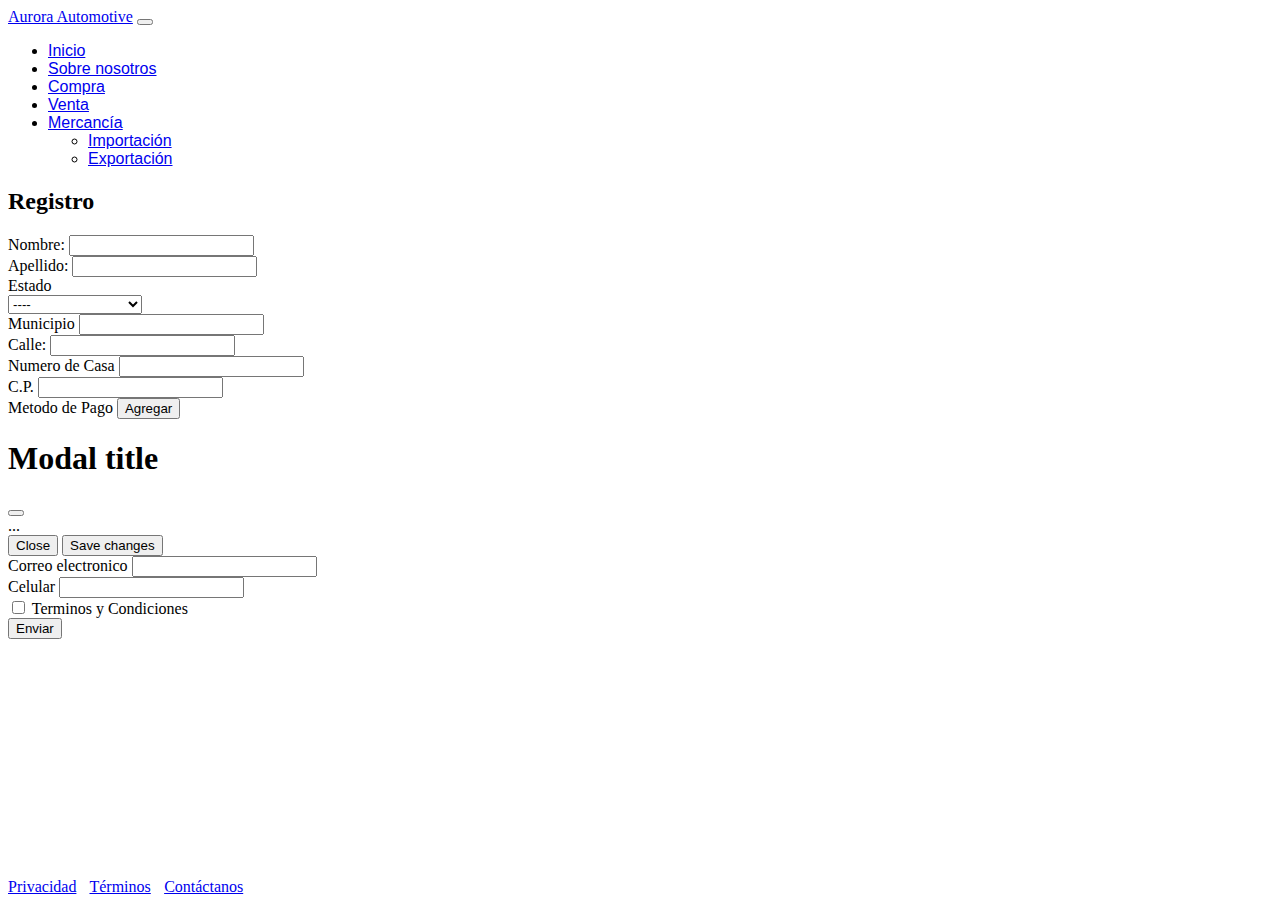
<file: cart.html>
<!DOCTYPE html>
<html lang="en">

<head>
    <meta charset="UTF-8">
    <meta http-equiv="X-UA-Compatible" content="IE=edge">
    <meta name="viewport" content="width=device-width, initial-scale=1.0">
    <title>Aurota Automotive - Pay</title>
    <link href="https://cdn.jsdelivr.net/npm/bootstrap@5.3.0-alpha1/dist/css/bootstrap.min.css" rel="stylesheet"
        integrity="sha384-GLhlTQ8iRABdZLl6O3oVMWSktQOp6b7In1Zl3/Jr59b6EGGoI1aFkw7cmDA6j6gD" crossorigin="anonymous">
    <script src="https://cdn.jsdelivr.net/npm/bootstrap@5.3.0-alpha1/dist/js/bootstrap.bundle.min.js"
        integrity="sha384-w76AqPfDkMBDXo30jS1Sgez6pr3x5MlQ1ZAGC+nuZB+EYdgRZgiwxhTBTkF7CXvN"
        crossorigin="anonymous"></script>
        <link rel="stylesheet" href="/CSS/cart.css">
</head>

<body>
    <nav class="navbar navbar-expand-lg navbar-dark bg-dark">
        <div class="container px-5">
            <a class="navbar-brand" href="index.html">Aurora Automotive</a>
            <button class="navbar-toggler" type="button" data-bs-toggle="collapse" data-bs-target="#navbarSupportedContent" aria-controls="navbarSupportedContent" aria-expanded="false" aria-label="Toggle navigation"><span class="navbar-toggler-icon"></span></button>
  
                <ul class="navbar-nav ms-auto mb-2 mb-lg-0" style="font-family: Nunito, sans-serif;">
                    <li class="nav-item"><a class="nav-link scrollto active" href="#hero">Inicio</a></li>
                    <li class="nav-item"><a class="nav-link scrollto" href="#about">Sobre nosotros</a></li>
                    <li class="nav-item"><a class="nav-link scrollto" href="#services">Compra</a></li>
                    <li class="nav-item"><a class="nav-link scrollto" href="#portfolio">Venta</a></li>
                    <li class="nav-item dropdown">
                        <a class="nav-link dropdown-toggle" id="navbarDropdownPortfolio" href="#" role="button" data-bs-toggle="dropdown" aria-expanded="false">Mercancía</a>
                        <ul class="dropdown-menu dropdown-menu-end" aria-labelledby="navbarDropdownPortfolio">
                            <li><a class="dropdown-item" href="#">Importación</a></li>
                            <li><a class="dropdown-item" href="#">Exportación</a></li>
                        </ul>
                    </li>
                </ul>
            </div>
        </div>
    </nav>
    <h2>Registro</h2>

    <form class="form-label" action="">

    <!--GRID-->

    <div class="container text-center">
        <div class="row">
          <div class="col">
              <div class="mb-3">
                  <label class="form-label" for="first_name">Nombre: </label>
                  <input class="form-control" type="text" name="first_name" id="first_name">
              </div>
          </div>
          <div class="col">
              <div class="mb-3">
                  <label class="form-label" for="last_name">Apellido: </label>
                  <input class="form-control" type="text" name="last_name" id="last_name">
              </div>
          </div>
        </div>
        <div class="row">
          <div class="col">
              <div class="mb-3">
                  <label>Estado</label>
                  <div>
                      <select class="form-select form-select-lg mb-3" aria-label=".form-select-lg example">
                          <option value="0">----</option>
                          <option value="1">Aguascalientes</option>
                          <option value="2">Baja California</option>
                          <option value="3">Baja California Sur</option>
                          <option value="4">Campeche</option>
                          <option value="5">Chiapas</option>
                          <option value="6">Chihuahua</option>
                          <option value="7">CDMX</option>
                          <option value="8">Coahuila</option>
                          <option value="9">Colima</option>
                          <option value="10">Durango</option>
                          <option value="11">Estado de Mexico</option>
                          <option value="12">Guanajuato</option>
                          <option value="13">Guerrero</option>
                          <option value="14">Hidalgo</option>
                          <option value="15">Jalisco</option>
                          <option value="16">Michoacan</option>
                          <option value="17">Morelos</option>
                          <option value="18">Nayarit</option>
                          <option value="19">Nuevo Leon</option>
                          <option value="20">Oaxaca</option>
                          <option value="21">Puebla</option>
                          <option value="22">Queretaro</option>
                          <option value="23">Quintana Roo</option>
                          <option value="24">San Luis Potosi</option>
                          <option value="25">Sinaloa</option>
                          <option value="26">Sonora</option>
                          <option value="27">Tabasco</option>
                          <option value="28">Tamaulipas</option>
                          <option value="29">Tlaxcala</option>
                          <option value="30">Veracruz</option>
                          <option value="31">Yucatan</option>
                          <option value="32">Zacatecas</option>
                      </select>
                  </div>
              </div>
          </div>
          <div class="col">
              <div class="mb-3">
                  <label class="form-label" for="municipio">Municipio</label>
                  <input class="form-control" type="tel" name="municipio" id="municipio">
              </div>
          </div>
        </div>
        <div class="row">
            <div class="col">
                <label class="form-label" for="street">Calle:</label>
                <input class="form-control" type="text" name="street" id="street">
            </div>
            <div class="col">
                <div class="mb-3">
                    <label class="form-label" for="num_house">Numero de Casa</label>
                    <input class="form-control" type="tel" name="num_house" id="num_house">
                </div>
            </div>
            <div class="col">
                <div class="mb-3">
                    <label class="form-label" for="postal">C.P.</label>
                    <input class="form-control" type="tel" name="postal" id="postal">
                </div>
            </div>
        </div>
        <div class="row">
            <div class="col">


                <!--MODAL DE PAGO-->

                <!-- Button trigger modal -->
                <label class="form-label">Metodo de Pago</label>
                <button type="button" class="btn btn-primary" data-bs-toggle="modal" data-bs-target="#exampleModal">
                    Agregar
                </button>

                <!-- Modal -->
                <div class="modal fade" id="exampleModal" tabindex="-1" aria-labelledby="exampleModalLabel"
                     aria-hidden="true">
                    <div class="modal-dialog">
                        <div class="modal-content">
                            <div class="modal-header">
                                <h1 class="modal-title fs-5" id="exampleModalLabel">Modal title</h1>
                                <button type="button" class="btn-close" data-bs-dismiss="modal" aria-label="Close"></button>
                            </div>
                            <div class="modal-body">
                                ...
                            </div>
                            <div class="modal-footer">
                                <button type="button" class="btn btn-secondary" data-bs-dismiss="modal">Close</button>
                                <button type="button" class="btn btn-primary">Save changes</button>
                            </div>
                        </div>
                    </div>
                </div>

                <!--------------->
            </div>
        </div>
        <div class="row">
            <div class="col">
                <div class="mb-3">
                    <label class="form-label" for="email">Correo electronico</label>
                    <input class="form-control" type="email" name="email" id="email">
                </div>
            </div>
            <div class="col">
                <div class="mb-3">
                    <label class="form-label" for="phone">Celular</label>
                    <input class="form-control" type="tel" name="phone" id="phone">
                </div>
            </div>
        </div>
        <div class="row">
            <div class="col">
                <div class="form-check">
                    <input class="form-check-input" type="checkbox" name="ww" id="ww">
                    <label class="form-check-label" for="ww">Terminos y Condiciones</label>
                </div>


            </div>
        </div>
        <div class="row">
            <div class="col">
                <button class="btn btn-primary" id="btn-warning">Enviar</button>
            </div>
        </div>
      </div>

    </form>
    <footer class="bg-dark py-4 mt-auto footer">
        <div class="container px-5">
            <div class="row align-items-center justify-content-between flex-column flex-sm-row">
                <div class="col-auto"><div class="small m-0 text-white">Copyright &copy; Aurora Automative 2023</div></div>
                <div class="col-auto">
                    <a class="link-light small" href="#!">Privacidad</a>
                    <span class="text-white mx-1">&middot;</span>
                    <a class="link-light small" href="#!">Términos</a>
                    <span class="text-white mx-1">&middot;</span>
                    <a class="link-light small" href="#!">Contáctanos</a>
                </div>
            </div>
        </div>
    </footer>
</body>

</html>
</file>
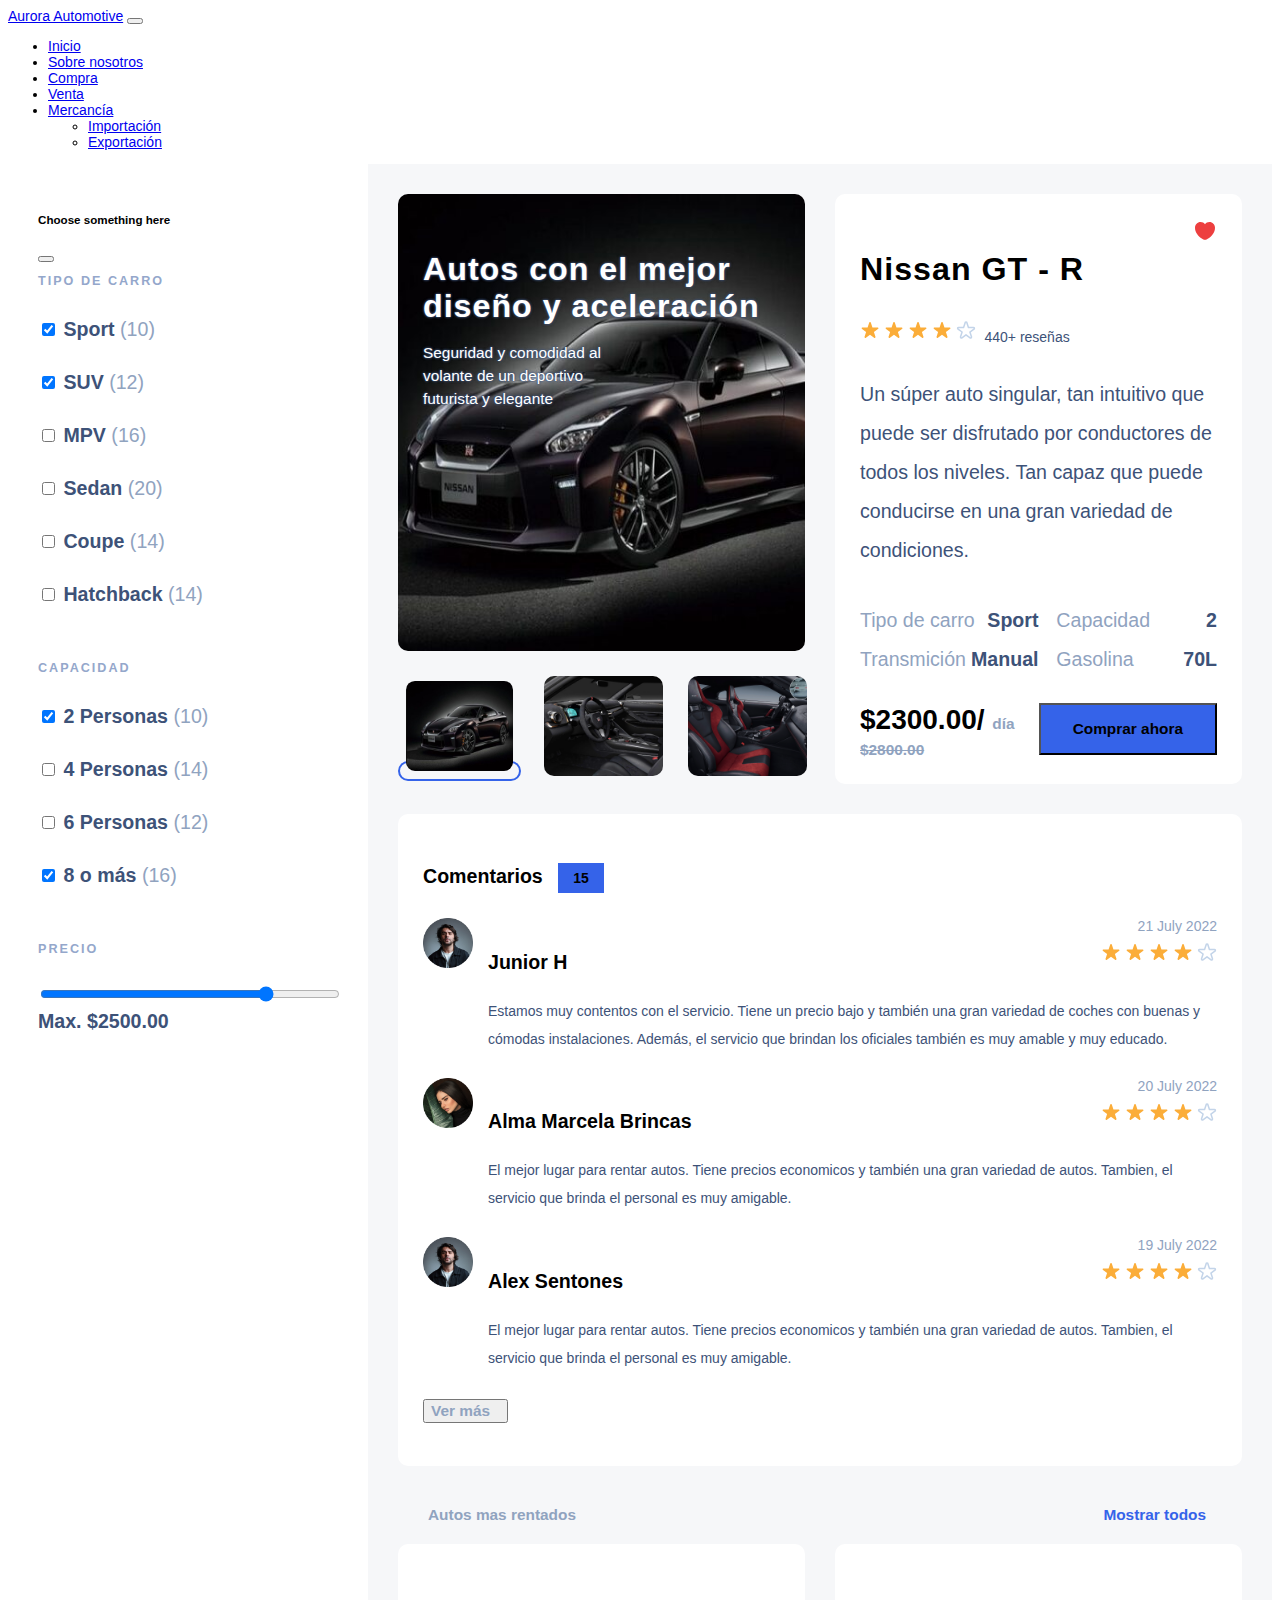
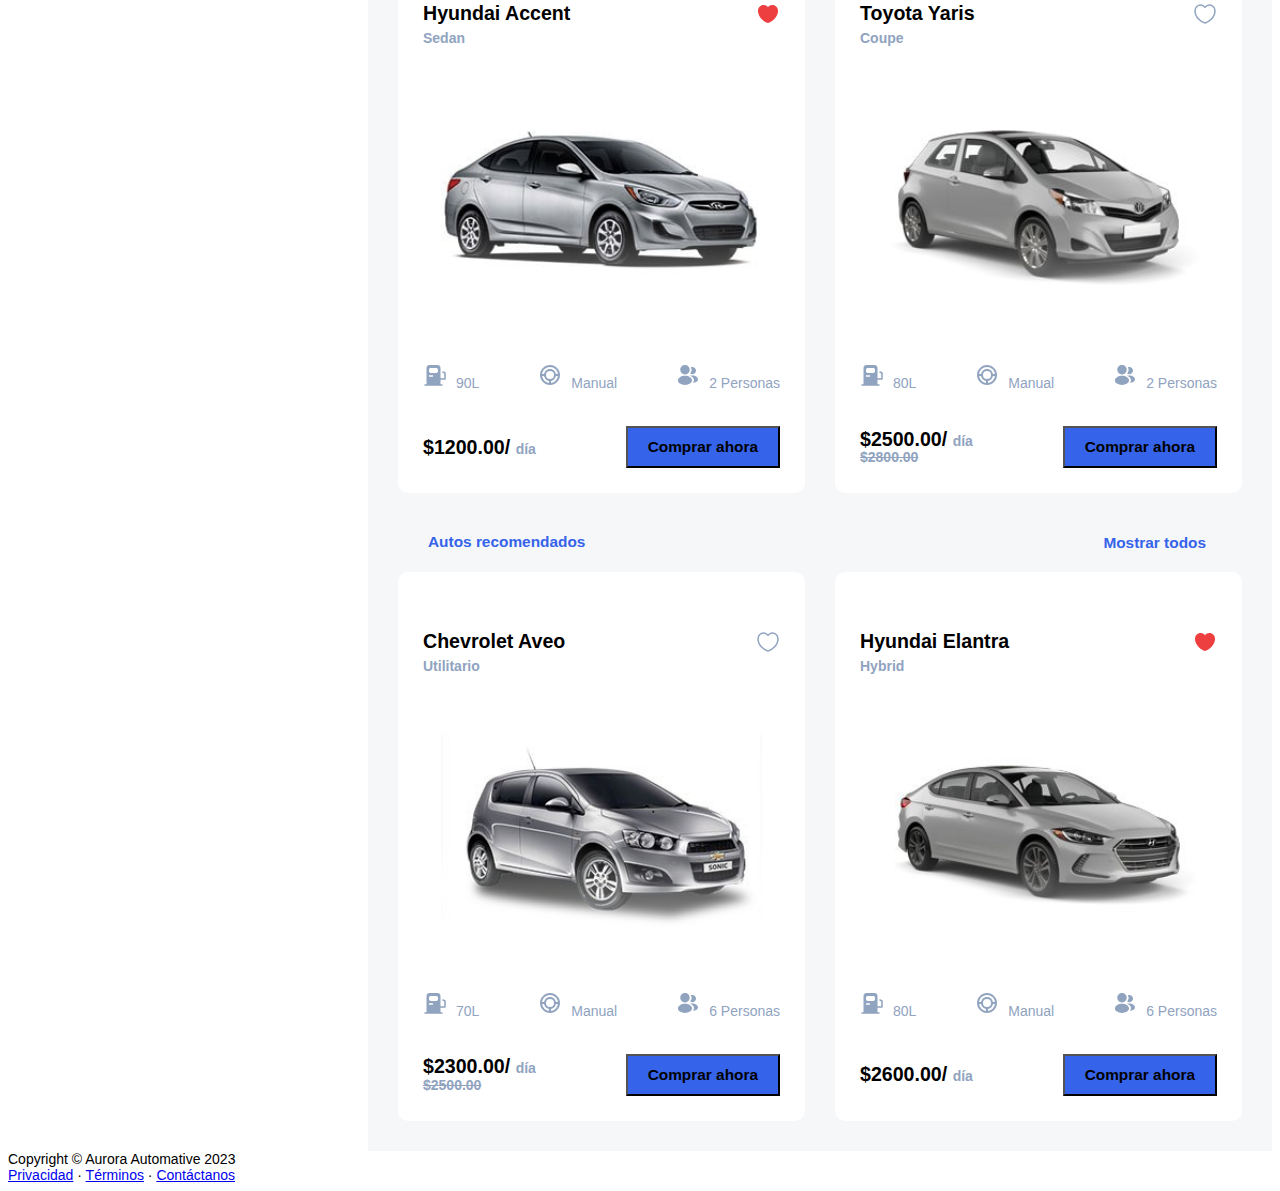
<file: Catalog.html>
<!DOCTYPE html>
<html lang="en">
<head>
    <meta charset="UTF-8">
    <meta http-equiv="X-UA-Compatible" content="IE=edge">
    <meta name="viewport" content="width=device-width, initial-scale=1.0">
    <meta name="description" content="Car rental website"/>
    <title>Catálogo carros</title>
    <link href="https://cdn.jsdelivr.net/npm/bootstrap@5.2.0/dist/css/bootstrap.min.css" rel="stylesheet" integrity="sha384-gH2yIJqKdNHPEq0n4Mqa/HGKIhSkIHeL5AyhkYV8i59U5AR6csBvApHHNl/vI1Bx" crossorigin="anonymous">
    <link rel="preconnect" href="https://fonts.googleapis.com">
    <link rel="preconnect" href="https://fonts.gstatic.com" crossorigin>
    <!-- <link href="https://fonts.googleapis.com/css2?family=Plus+Jakarta+Sans:wght@400;500;600;700&display=swap" rel="stylesheet"> -->
    <link rel="stylesheet" href="./style/main.css">
</head>
<body>
    <nav class="navbar navbar-expand-lg navbar-dark bg-dark">
        <div class="container px-5">
            <a class="navbar-brand" href="index.html">Aurora Automotive</a>
            <button class="navbar-toggler" type="button" data-bs-toggle="collapse" data-bs-target="#navbarSupportedContent" aria-controls="navbarSupportedContent" aria-expanded="false" aria-label="Toggle navigation"><span class="navbar-toggler-icon"></span></button>
  
                <ul class="navbar-nav ms-auto mb-2 mb-lg-0" style="font-family: Nunito, sans-serif;">
                    <li class="nav-item"><a class="nav-link scrollto active" href="#hero">Inicio</a></li>
                    <li class="nav-item"><a class="nav-link scrollto" href="#about">Sobre nosotros</a></li>
                    <li class="nav-item"><a class="nav-link scrollto" href="#services">Compra</a></li>
                    <li class="nav-item"><a class="nav-link scrollto" href="#portfolio">Venta</a></li>
                    <li class="nav-item dropdown">
                        <a class="nav-link dropdown-toggle" id="navbarDropdownPortfolio" href="#" role="button" data-bs-toggle="dropdown" aria-expanded="false">Mercancía</a>
                        <ul class="dropdown-menu dropdown-menu-end" aria-labelledby="navbarDropdownPortfolio">
                            <li><a class="dropdown-item" href="#">Importación</a></li>
                            <li><a class="dropdown-item" href="#">Exportación</a></li>
                        </ul>
                    </li>
                </ul>
            </div>
        </div>
    </nav>
    <div class="wrapper">
        <!-- header -->
        <!--<header class="header">
            <div class="header__content wrapper-content">
                <nav class="navbar navbar-expand-lg p-0">
                    <div class="container-fluid header__primary-wrap">
                        <a href="#" class="header__user-img-wrap">
                            <img src="./img/user.png" alt="user" class="header__user-img">
                        </a>
                        <button class="navbar-toggler border-0 p-0" type="button" data-bs-toggle="collapse" data-bs-target="#header-settings" aria-controls="header-settings" aria-expanded="false" aria-label="header-settings">
                            <span class="navbar-toggler-icon"></span>
                        </button>
                        <div class="collapse navbar-collapse" id="header-settings">
                            <div class="header__user-settings">
                                <button class="header__user-settings-btn">
                                    <svg width="24" height="24" viewBox="0 0 24 24" fill="none" xmlns="http://www.w3.org/2000/svg">
                                        <path d="M16.44 3.09961C14.63 3.09961 13.01 3.97961 12 5.32961C10.99 3.97961 9.37 3.09961 7.56 3.09961C4.49 3.09961 2 5.59961 2 8.68961C2 9.87961 2.19 10.9796 2.52 11.9996C4.1 16.9996 8.97 19.9896 11.38 20.8096C11.72 20.9296 12.28 20.9296 12.62 20.8096C15.03 19.9896 19.9 16.9996 21.48 11.9996C21.81 10.9796 22 9.87961 22 8.68961C22 5.59961 19.51 3.09961 16.44 3.09961Z" fill="#3D5278"/>
                                    </svg>                                                              
                                </button>
                                <button class="header__user-settings-btn user-settings-btn-notification">
                                    <svg width="24" height="24" viewBox="0 0 24 24" fill="none" xmlns="http://www.w3.org/2000/svg">
                                        <path d="M19.3399 14.49L18.3399 12.83C18.1299 12.46 17.9399 11.76 17.9399 11.35V8.82C17.9399 6.47 16.5599 4.44 14.5699 3.49C14.0499 2.57 13.0899 2 11.9899 2C10.8999 2 9.91994 2.59 9.39994 3.52C7.44994 4.49 6.09994 6.5 6.09994 8.82V11.35C6.09994 11.76 5.90994 12.46 5.69994 12.82L4.68994 14.49C4.28994 15.16 4.19994 15.9 4.44994 16.58C4.68994 17.25 5.25994 17.77 5.99994 18.02C7.93994 18.68 9.97994 19 12.0199 19C14.0599 19 16.0999 18.68 18.0399 18.03C18.7399 17.8 19.2799 17.27 19.5399 16.58C19.7999 15.89 19.7299 15.13 19.3399 14.49Z" fill="#3D5278"/>
                                        <path d="M14.8299 20.01C14.4099 21.17 13.2999 22 11.9999 22C11.2099 22 10.4299 21.68 9.87993 21.11C9.55993 20.81 9.31993 20.41 9.17993 20C9.30993 20.02 9.43993 20.03 9.57993 20.05C9.80993 20.08 10.0499 20.11 10.2899 20.13C10.8599 20.18 11.4399 20.21 12.0199 20.21C12.5899 20.21 13.1599 20.18 13.7199 20.13C13.9299 20.11 14.1399 20.1 14.3399 20.07C14.4999 20.05 14.6599 20.03 14.8299 20.01Z" fill="#3D5278"/>
                                    </svg>                                
                                </button>
                                <button class="header__user-settings-btn">
                                    <svg width="24" height="24" viewBox="0 0 24 24" fill="none" xmlns="http://www.w3.org/2000/svg">
                                        <path d="M20.1 9.22043C18.29 9.22043 17.55 7.94042 18.45 6.37042C18.97 5.46042 18.66 4.30042 17.75 3.78042L16.02 2.79042C15.23 2.32042 14.21 2.60042 13.74 3.39042L13.63 3.58042C12.73 5.15042 11.25 5.15042 10.34 3.58042L10.23 3.39042C9.78 2.60042 8.76 2.32042 7.97 2.79042L6.24 3.78042C5.33 4.30042 5.02 5.47042 5.54 6.38042C6.45 7.94042 5.71 9.22043 3.9 9.22043C2.86 9.22043 2 10.0704 2 11.1204V12.8804C2 13.9204 2.85 14.7804 3.9 14.7804C5.71 14.7804 6.45 16.0604 5.54 17.6304C5.02 18.5404 5.33 19.7004 6.24 20.2204L7.97 21.2104C8.76 21.6804 9.78 21.4004 10.25 20.6104L10.36 20.4204C11.26 18.8504 12.74 18.8504 13.65 20.4204L13.76 20.6104C14.23 21.4004 15.25 21.6804 16.04 21.2104L17.77 20.2204C18.68 19.7004 18.99 18.5304 18.47 17.6304C17.56 16.0604 18.3 14.7804 20.11 14.7804C21.15 14.7804 22.01 13.9304 22.01 12.8804V11.1204C22 10.0804 21.15 9.22043 20.1 9.22043ZM12 15.2504C10.21 15.2504 8.75 13.7904 8.75 12.0004C8.75 10.2104 10.21 8.75042 12 8.75042C13.79 8.75042 15.25 10.2104 15.25 12.0004C15.25 13.7904 13.79 15.2504 12 15.2504Z" fill="#3D5278"/>
                                    </svg>                                
                                </button>
                            </div>
                        </div>
                    </div>
                </nav>
                <div class="header__secondary-wrap">
                    <div class="header__logo-wrap">
                        <a href="index.html" class="header__logo">
                            Rental
                        </a>
                    </div>
                    <div class="input-group">
                        <span class="input-group-text bg-white header__input-icon border-end-0">
                            <svg width="24" height="24" viewBox="0 0 24 24" fill="none" xmlns="http://www.w3.org/2000/svg">
                              <path d="M11.5 21C16.7467 21 21 16.7467 21 11.5C21 6.25329 16.7467 2 11.5 2C6.25329 2 2 6.25329 2 11.5C2 16.7467 6.25329 21 11.5 21Z" stroke="#3D5278" stroke-width="1.5" stroke-linecap="round" stroke-linejoin="round"/>
                              <path d="M22 22L20 20" stroke="#3D5278" stroke-width="1.5" stroke-linecap="round" stroke-linejoin="round"/>
                            </svg>                            
                        </span>
                        <input type="search" class="form-control header__input" placeholder="Search something here" aria-label="Search something here" aria-describedby="button-addon2">
                        <button class="btn btn-outline-primary header__input-button" type="button" id="button-addon2" data-bs-toggle="offcanvas" data-bs-target="#sidebar-check" aria-controls="sidebar-check">
                            <svg width="24" height="24" viewBox="0 0 24 24" fill="none" xmlns="http://www.w3.org/2000/svg">
                                <path class="header__input-button-icon" d="M22 6.5H16" stroke="#3D5278" stroke-width="1.5" stroke-miterlimit="10" stroke-linecap="round" stroke-linejoin="round"/>
                                <path class="header__input-button-icon" d="M6 6.5H2" stroke="#3D5278" stroke-width="1.5" stroke-miterlimit="10" stroke-linecap="round" stroke-linejoin="round"/>
                                <path class="header__input-button-icon" d="M10 10C11.933 10 13.5 8.433 13.5 6.5C13.5 4.567 11.933 3 10 3C8.067 3 6.5 4.567 6.5 6.5C6.5 8.433 8.067 10 10 10Z" stroke="#3D5278" stroke-width="1.5" stroke-miterlimit="10" stroke-linecap="round" stroke-linejoin="round"/>
                                <path class="header__input-button-icon" d="M22 17.5H18" stroke="#3D5278" stroke-width="1.5" stroke-miterlimit="10" stroke-linecap="round" stroke-linejoin="round"/>
                                <path class="header__input-button-icon" d="M8 17.5H2" stroke="#3D5278" stroke-width="1.5" stroke-miterlimit="10" stroke-linecap="round" stroke-linejoin="round"/>
                                <path class="header__input-button-icon" d="M14 21C15.933 21 17.5 19.433 17.5 17.5C17.5 15.567 15.933 14 14 14C12.067 14 10.5 15.567 10.5 17.5C10.5 19.433 12.067 21 14 21Z" stroke="#3D5278" stroke-width="1.5" stroke-miterlimit="10" stroke-linecap="round" stroke-linejoin="round"/>
                            </svg>
                        </button>
                    </div>
                </div>
            </div>
        </header> -->
        <!-- main -->
        <div class="main">
            <!-- sidebar -->
            <aside class="aside offcanvas-xl offcanvas-start" data-bs-scroll="true" tabindex="-1" id="sidebar-check" aria-labelledby="sidebar-check">
                <div class="offcanvas-header">
                    <h5 class="offcanvas-title" id="offcanvasWithBothOptionsLabel">Choose something here</h5>
                    <button type="button" class="btn-close" data-bs-dismiss="offcanvas" aria-label="Close" data-bs-target="#sidebar-check"></button>
                  </div>
                  <div class="offcanvas-body d-block">
                      <div class="aside__wrap">
                          <h3 class="aside__title">
                              Tipo de carro
                          </h3>
                          <div class="aside__check">
                              <input class="form-check-input" type="checkbox" id="checkbox-sport" checked>
                              <label class="form-check-label px-1" for="checkbox-sport">
                                Sport <span class="check__span">(10)</span>
                              </label>
                          </div>
                          <div class="aside__check">
                              <input class="form-check-input" type="checkbox" id="checkbox-suv" checked>
                              <label class="form-check-label px-1" for="checkbox-suv">
                                SUV <span class="check__span">(12)</span>
                              </label>
                          </div>
                          <div class="aside__check">
                              <input class="form-check-input" type="checkbox" id="checkbox-mpv">
                              <label class="form-check-label  px-1" for="checkbox-mpv">
                                MPV <span class="check__span">(16)</span>
                              </label>
                          </div>
                          <div class="aside__check">
                              <input class="form-check-input" type="checkbox" id="checkbox-sedan">
                              <label class="form-check-label px-1" for="checkbox-sedan">
                                Sedan <span class="check__span">(20)</span>
                              </label>
                          </div>
                          <div class="aside__check">
                              <input class="form-check-input" type="checkbox" id="checkbox-coupe">
                              <label class="form-check-label px-1" for="checkbox-coupe">
                                Coupe <span class="check__span">(14)</span>
                              </label>
                          </div>
                          <div class="aside__check">
                              <input class="form-check-input" type="checkbox" id="checkbox-hatchback">
                              <label class="form-check-label px-1" for="checkbox-hatchback">
                                Hatchback <span class="check__span">(14)</span>
                              </label>
                          </div>
                      </div>
                      <div class="aside__wrap">
                          <h3 class="aside__title">
                              Capacidad
                          </h3>
                          <div class="aside__check">
                              <input class="form-check-input" type="checkbox" id="checkbox-two-person" checked>
                              <label class="form-check-label px-1" for="checkbox-two-person">
                                  2 Personas <span class="check__span">(10)</span>
                              </label>
                          </div>
                          <div class="aside__check">
                              <input class="form-check-input" type="checkbox" id="checkbox-four-person">
                              <label class="form-check-label px-1" for="checkbox-four-person">
                                  4 Personas <span class="check__span">(14)</span>
                              </label>
                          </div>
                          <div class="aside__check">
                              <input class="form-check-input" type="checkbox" id="checkbox-six-person">
                              <label class="form-check-label px-1" for="checkbox-six-person">
                                  6 Personas <span class="check__span">(12)</span>
                              </label>
                          </div>
                          <div class="aside__check">
                              <input class="form-check-input" type="checkbox" id="checkbox-eight-person" checked>
                              <label class="form-check-label px-1" for="checkbox-eight-person">
                                  8 o más <span class="check__span">(16)</span>
                              </label>
                          </div>
                      </div>
                      <div class="aside__wrap">
                          <h3 class="aside__title">
                              Precio
                          </h3>
                          <input type="range" id="price-range" value="100" min="0" max="130">
                          <label for="price-range" class="form-label aside__check">Max. <span id="price-range-sum">$2500.00</span></label>
                      </div>
                  </div>
            </aside>



            <!-- content -->
            <section class="content">
                <div class="wrapper-content content__wrap">
                    <!-- content gallery -->
                    <section class="content__gallery">
                        <div class="gallery__item-preview">
                            <div class="gallery__dsrc">
                                <h3 class="gallery__title">
                                    Autos con el mejor diseño y aceleración
                                </h3>
                                <p class="gallery__txt">
                                    Seguridad y comodidad al volante de un deportivo futurista y elegante
                                </p>
                            </div>
                        </div>
                        <div class="gallery__item-primary">
                            <input type="radio" id="gallery__img1" name="gallery-img-check" class="gallery__checkbox" checked/>
                            <label class="gallery__img-wrap" for="gallery__img1">
                                <img src="./img/gtr4.jpg" alt="car" class="gallery__img">
                            </label>
                        </div>
                        <div class="gallery__item-secondary">
                            <input type="radio" id="gallery__img2" name="gallery-img-check" class="gallery__checkbox"/>
                            <label class="gallery__img-wrap" for="gallery__img2">
                                <img src="./img/View2.png" alt="car" class="gallery__img">
                            </label>
                        </div>
                        <div class="gallery__item-third">
                            <input type="radio" id="gallery__img3" name="gallery-img-check" class="gallery__checkbox"/>
                            <label class="gallery__img-wrap" for="gallery__img3">
                                <img src="./img/View3.png"" alt="car" class="gallery__img">
                            </label>
                        </div>
                    </section>
                    <!-- content detail -->
                    <section class="content__detail">
                        <!-- detail primary wrap -->
                        <div class="content__detail-primary-wrap">
                            <div class="content__detail-title-wrap">
                                <h3 class="content-detail__title">
                                    Nissan GT - R
                                </h3>
                                <div class="content-detail__reviews-wrap">
                                    <span class="content__rating">
                                        <svg class="content__rating-star" width="20" height="20" viewBox="0 0 20 20" fill="none" xmlns="http://www.w3.org/2000/svg">
                                            <path fill-rule="evenodd" clip-rule="evenodd" d="M9.16664 2.65862C9.22421 2.47609 9.33846 2.31666 9.49281 2.20349C9.64717 2.09031 9.83358 2.0293 10.025 2.0293C10.2164 2.0293 10.4028 2.09031 10.5571 2.20349C10.7115 2.31666 10.8257 2.47609 10.8833 2.65862L12.4333 7.42529H17.4333C17.6315 7.41779 17.8268 7.47541 17.9892 7.58932C18.1516 7.70324 18.2723 7.86719 18.3327 8.05614C18.3932 8.24508 18.3902 8.44862 18.324 8.63567C18.2579 8.82271 18.1324 8.98297 17.9666 9.09196L13.9083 12.0336L15.4583 16.8086C15.5196 16.9905 15.5212 17.1872 15.4627 17.3701C15.4043 17.5529 15.2889 17.7122 15.1335 17.8249C14.9781 17.9375 14.7907 17.9975 14.5988 17.996C14.4068 17.9946 14.2204 17.9319 14.0666 17.817L9.99998 14.842L5.94164 17.792C5.7879 17.9069 5.60145 17.9696 5.40951 17.971C5.21758 17.9725 5.03022 17.9125 4.87479 17.7999C4.71936 17.6872 4.604 17.5279 4.54557 17.3451C4.48713 17.1622 4.48868 16.9655 4.54998 16.7836L6.09998 12.0086L2.04164 9.06696C1.87588 8.95797 1.75035 8.79771 1.68424 8.61067C1.61813 8.42362 1.61508 8.22008 1.67554 8.03114C1.736 7.84219 1.85666 7.67824 2.01907 7.56432C2.18149 7.45041 2.37673 7.39279 2.57498 7.40029H7.57498L9.16664 2.65862Z" fill="#FBAD39"/>
                                        </svg>                                            
                                        <svg class="content__rating-star" width="20" height="20" viewBox="0 0 20 20" fill="none" xmlns="http://www.w3.org/2000/svg">
                                            <path fill-rule="evenodd" clip-rule="evenodd" d="M9.16664 2.65862C9.22421 2.47609 9.33846 2.31666 9.49281 2.20349C9.64717 2.09031 9.83358 2.0293 10.025 2.0293C10.2164 2.0293 10.4028 2.09031 10.5571 2.20349C10.7115 2.31666 10.8257 2.47609 10.8833 2.65862L12.4333 7.42529H17.4333C17.6315 7.41779 17.8268 7.47541 17.9892 7.58932C18.1516 7.70324 18.2723 7.86719 18.3327 8.05614C18.3932 8.24508 18.3902 8.44862 18.324 8.63567C18.2579 8.82271 18.1324 8.98297 17.9666 9.09196L13.9083 12.0336L15.4583 16.8086C15.5196 16.9905 15.5212 17.1872 15.4627 17.3701C15.4043 17.5529 15.2889 17.7122 15.1335 17.8249C14.9781 17.9375 14.7907 17.9975 14.5988 17.996C14.4068 17.9946 14.2204 17.9319 14.0666 17.817L9.99998 14.842L5.94164 17.792C5.7879 17.9069 5.60145 17.9696 5.40951 17.971C5.21758 17.9725 5.03022 17.9125 4.87479 17.7999C4.71936 17.6872 4.604 17.5279 4.54557 17.3451C4.48713 17.1622 4.48868 16.9655 4.54998 16.7836L6.09998 12.0086L2.04164 9.06696C1.87588 8.95797 1.75035 8.79771 1.68424 8.61067C1.61813 8.42362 1.61508 8.22008 1.67554 8.03114C1.736 7.84219 1.85666 7.67824 2.01907 7.56432C2.18149 7.45041 2.37673 7.39279 2.57498 7.40029H7.57498L9.16664 2.65862Z" fill="#FBAD39"/>
                                        </svg>                                            
                                        <svg class="content__rating-star" width="20" height="20" viewBox="0 0 20 20" fill="none" xmlns="http://www.w3.org/2000/svg">
                                            <path fill-rule="evenodd" clip-rule="evenodd" d="M9.16664 2.65862C9.22421 2.47609 9.33846 2.31666 9.49281 2.20349C9.64717 2.09031 9.83358 2.0293 10.025 2.0293C10.2164 2.0293 10.4028 2.09031 10.5571 2.20349C10.7115 2.31666 10.8257 2.47609 10.8833 2.65862L12.4333 7.42529H17.4333C17.6315 7.41779 17.8268 7.47541 17.9892 7.58932C18.1516 7.70324 18.2723 7.86719 18.3327 8.05614C18.3932 8.24508 18.3902 8.44862 18.324 8.63567C18.2579 8.82271 18.1324 8.98297 17.9666 9.09196L13.9083 12.0336L15.4583 16.8086C15.5196 16.9905 15.5212 17.1872 15.4627 17.3701C15.4043 17.5529 15.2889 17.7122 15.1335 17.8249C14.9781 17.9375 14.7907 17.9975 14.5988 17.996C14.4068 17.9946 14.2204 17.9319 14.0666 17.817L9.99998 14.842L5.94164 17.792C5.7879 17.9069 5.60145 17.9696 5.40951 17.971C5.21758 17.9725 5.03022 17.9125 4.87479 17.7999C4.71936 17.6872 4.604 17.5279 4.54557 17.3451C4.48713 17.1622 4.48868 16.9655 4.54998 16.7836L6.09998 12.0086L2.04164 9.06696C1.87588 8.95797 1.75035 8.79771 1.68424 8.61067C1.61813 8.42362 1.61508 8.22008 1.67554 8.03114C1.736 7.84219 1.85666 7.67824 2.01907 7.56432C2.18149 7.45041 2.37673 7.39279 2.57498 7.40029H7.57498L9.16664 2.65862Z" fill="#FBAD39"/>
                                        </svg>                                            
                                        <svg class="content__rating-star" width="20" height="20" viewBox="0 0 20 20" fill="none" xmlns="http://www.w3.org/2000/svg">
                                            <path fill-rule="evenodd" clip-rule="evenodd" d="M9.16664 2.65862C9.22421 2.47609 9.33846 2.31666 9.49281 2.20349C9.64717 2.09031 9.83358 2.0293 10.025 2.0293C10.2164 2.0293 10.4028 2.09031 10.5571 2.20349C10.7115 2.31666 10.8257 2.47609 10.8833 2.65862L12.4333 7.42529H17.4333C17.6315 7.41779 17.8268 7.47541 17.9892 7.58932C18.1516 7.70324 18.2723 7.86719 18.3327 8.05614C18.3932 8.24508 18.3902 8.44862 18.324 8.63567C18.2579 8.82271 18.1324 8.98297 17.9666 9.09196L13.9083 12.0336L15.4583 16.8086C15.5196 16.9905 15.5212 17.1872 15.4627 17.3701C15.4043 17.5529 15.2889 17.7122 15.1335 17.8249C14.9781 17.9375 14.7907 17.9975 14.5988 17.996C14.4068 17.9946 14.2204 17.9319 14.0666 17.817L9.99998 14.842L5.94164 17.792C5.7879 17.9069 5.60145 17.9696 5.40951 17.971C5.21758 17.9725 5.03022 17.9125 4.87479 17.7999C4.71936 17.6872 4.604 17.5279 4.54557 17.3451C4.48713 17.1622 4.48868 16.9655 4.54998 16.7836L6.09998 12.0086L2.04164 9.06696C1.87588 8.95797 1.75035 8.79771 1.68424 8.61067C1.61813 8.42362 1.61508 8.22008 1.67554 8.03114C1.736 7.84219 1.85666 7.67824 2.01907 7.56432C2.18149 7.45041 2.37673 7.39279 2.57498 7.40029H7.57498L9.16664 2.65862Z" fill="#FBAD39"/>
                                        </svg>     
                                        <svg class="content__rating-star" width="20" height="20" viewBox="0 0 20 20" fill="none" xmlns="http://www.w3.org/2000/svg">
                                            <path fill-rule="evenodd" clip-rule="evenodd" d="M9.16664 2.65862C9.2242 2.47609 9.33846 2.31666 9.49281 2.20349C9.64717 2.09031 9.83358 2.0293 10.025 2.0293C10.2164 2.0293 10.4028 2.09031 10.5571 2.20349C10.7115 2.31666 10.8257 2.47609 10.8833 2.65862L12.4333 7.42529H17.4333C17.6315 7.41779 17.8268 7.47541 17.9892 7.58932C18.1516 7.70324 18.2723 7.86719 18.3327 8.05614C18.3932 8.24508 18.3902 8.44862 18.324 8.63567C18.2579 8.82271 18.1324 8.98297 17.9666 9.09196L13.9083 12.0336L15.4583 16.8086C15.5196 16.9905 15.5212 17.1872 15.4627 17.3701C15.4043 17.5529 15.2889 17.7122 15.1335 17.8249C14.9781 17.9375 14.7907 17.9975 14.5988 17.996C14.4068 17.9946 14.2204 17.9319 14.0666 17.817L9.99998 14.842L5.94164 17.792C5.7879 17.9069 5.60145 17.9696 5.40951 17.971C5.21758 17.9725 5.03022 17.9125 4.87479 17.7999C4.71936 17.6872 4.604 17.5279 4.54557 17.3451C4.48713 17.1622 4.48868 16.9655 4.54998 16.7836L6.09998 12.0086L2.04164 9.06696C1.87588 8.95797 1.75035 8.79771 1.68424 8.61067C1.61813 8.42363 1.61508 8.22008 1.67554 8.03114C1.736 7.84219 1.85666 7.67824 2.01907 7.56432C2.18149 7.45041 2.37673 7.39279 2.57498 7.40029H7.57498L9.16664 2.65862Z" stroke="#C3D4E9" stroke-width="1.5" stroke-linecap="round" stroke-linejoin="round"/>
                                        </svg>                                                                                   
                                    </span>
                                    <a href="#reviews" class="content-detail__reviews">
                                        440+ reseñas
                                    </a>
                                    <svg class="content-detail__like" width="24" height="24" viewBox="0 0 24 24" fill="none" xmlns="http://www.w3.org/2000/svg">
                                        <path d="M16.44 3.09961C14.63 3.09961 13.01 3.97961 12 5.32961C10.99 3.97961 9.37 3.09961 7.56 3.09961C4.49 3.09961 2 5.59961 2 8.68961C2 9.87961 2.19 10.9796 2.52 11.9996C4.1 16.9996 8.97 19.9896 11.38 20.8096C11.72 20.9296 12.28 20.9296 12.62 20.8096C15.03 19.9896 19.9 16.9996 21.48 11.9996C21.81 10.9796 22 9.87961 22 8.68961C22 5.59961 19.51 3.09961 16.44 3.09961Z" fill="#ED3F3F"/>
                                    </svg>                                        
                                </div>
                            </div>
                            <p class="content__detail-dscr">
                                Un súper auto singular, tan intuitivo que puede ser disfrutado por
                                conductores de todos los niveles. Tan capaz que puede
                                conducirse en una gran variedad de condiciones.
                            </p>
                            <div class="content__detail-spesification-wrap">
                                <div class="detail-spesification__primary-wrap">
                                    <div class="detail__spesification">
                                        <span class="detail__spesification-title">
                                            Tipo de carro
                                        </span>
                                        <span class="detail__spesification-type">
                                            Sport
                                        </span>
                                    </div>
                                    <div class="detail__spesification">
                                        <span class="detail__spesification-title">
                                            Transmición
                                        </span>
                                        <span class="detail__spesification-type">
                                            Manual
                                        </span>
                                    </div>
                                </div>
                                <div class="detail-spesification__secondary-wrap">
                                    <div class="detail__spesification">
                                        <span class="detail__spesification-title">
                                            Capacidad
                                        </span>
                                        <span class="detail__spesification-type">
                                            2
                                        </span>
                                    </div>
                                    <div class="detail__spesification">
                                        <span class="detail__spesification-title">
                                            Gasolina
                                        </span>
                                        <span class="detail__spesification-type">
                                            70L
                                        </span>
                                    </div>
                                </div>
                            </div>
                        </div>
                        <!-- detail secondary wrap -->
                        <div class="content__detail-secondary-wrap content__price-button-wrap">
                            <div class="content__price__wrap">
                                <span class="content__price detail__price">
                                    $2300.00/ <span class="content__price-dscr detail__price-dscr">día</span>
                                </span>
                                <div>
                                    <span class="content__price-old detail__price-old">
                                       <s>$2800.00</s>
                                    </span>
                                </div>
                            </div>
                            <button type="button" class="btn btn-primary content__button gallery__button">Comprar ahora</button>
                        </div>
                    </section>
                    <!-- content reviews -->
                    <section class="content__reviews-wrap">
                        <a id="reviews"></a>
                        <h4 class="content__reviews-title">
                            Comentarios
                            <span class="badge reviews__badge">15</span>
                        </h4>
                        <!-- user 1 -->
                        <div class="content__review">
                            <div class="content__review-img-wrap">
                                <img src="./img/user.png" alt="user" class="content__review-img">
                            </div>
                            <div>
                                <div class="content__review-header">
                                    <div class="content__review-user-wrap">
                                        <h5 class="content__review-user">
                                            Junior H
                                        </h5>
                                       
                                    </div>
                                    <div class="content__review-stats-wrap">
                                        <span class="content__review-stats-date">
                                            21 July 2022
                                        </span>
                                        <span class="content__rating">
                                            <svg class="content__rating-star" width="20" height="20" viewBox="0 0 20 20" fill="none" xmlns="http://www.w3.org/2000/svg">
                                                <path fill-rule="evenodd" clip-rule="evenodd" d="M9.16664 2.65862C9.22421 2.47609 9.33846 2.31666 9.49281 2.20349C9.64717 2.09031 9.83358 2.0293 10.025 2.0293C10.2164 2.0293 10.4028 2.09031 10.5571 2.20349C10.7115 2.31666 10.8257 2.47609 10.8833 2.65862L12.4333 7.42529H17.4333C17.6315 7.41779 17.8268 7.47541 17.9892 7.58932C18.1516 7.70324 18.2723 7.86719 18.3327 8.05614C18.3932 8.24508 18.3902 8.44862 18.324 8.63567C18.2579 8.82271 18.1324 8.98297 17.9666 9.09196L13.9083 12.0336L15.4583 16.8086C15.5196 16.9905 15.5212 17.1872 15.4627 17.3701C15.4043 17.5529 15.2889 17.7122 15.1335 17.8249C14.9781 17.9375 14.7907 17.9975 14.5988 17.996C14.4068 17.9946 14.2204 17.9319 14.0666 17.817L9.99998 14.842L5.94164 17.792C5.7879 17.9069 5.60145 17.9696 5.40951 17.971C5.21758 17.9725 5.03022 17.9125 4.87479 17.7999C4.71936 17.6872 4.604 17.5279 4.54557 17.3451C4.48713 17.1622 4.48868 16.9655 4.54998 16.7836L6.09998 12.0086L2.04164 9.06696C1.87588 8.95797 1.75035 8.79771 1.68424 8.61067C1.61813 8.42362 1.61508 8.22008 1.67554 8.03114C1.736 7.84219 1.85666 7.67824 2.01907 7.56432C2.18149 7.45041 2.37673 7.39279 2.57498 7.40029H7.57498L9.16664 2.65862Z" fill="#FBAD39"/>
                                            </svg>                                            
                                            <svg class="content__rating-star" width="20" height="20" viewBox="0 0 20 20" fill="none" xmlns="http://www.w3.org/2000/svg">
                                                <path fill-rule="evenodd" clip-rule="evenodd" d="M9.16664 2.65862C9.22421 2.47609 9.33846 2.31666 9.49281 2.20349C9.64717 2.09031 9.83358 2.0293 10.025 2.0293C10.2164 2.0293 10.4028 2.09031 10.5571 2.20349C10.7115 2.31666 10.8257 2.47609 10.8833 2.65862L12.4333 7.42529H17.4333C17.6315 7.41779 17.8268 7.47541 17.9892 7.58932C18.1516 7.70324 18.2723 7.86719 18.3327 8.05614C18.3932 8.24508 18.3902 8.44862 18.324 8.63567C18.2579 8.82271 18.1324 8.98297 17.9666 9.09196L13.9083 12.0336L15.4583 16.8086C15.5196 16.9905 15.5212 17.1872 15.4627 17.3701C15.4043 17.5529 15.2889 17.7122 15.1335 17.8249C14.9781 17.9375 14.7907 17.9975 14.5988 17.996C14.4068 17.9946 14.2204 17.9319 14.0666 17.817L9.99998 14.842L5.94164 17.792C5.7879 17.9069 5.60145 17.9696 5.40951 17.971C5.21758 17.9725 5.03022 17.9125 4.87479 17.7999C4.71936 17.6872 4.604 17.5279 4.54557 17.3451C4.48713 17.1622 4.48868 16.9655 4.54998 16.7836L6.09998 12.0086L2.04164 9.06696C1.87588 8.95797 1.75035 8.79771 1.68424 8.61067C1.61813 8.42362 1.61508 8.22008 1.67554 8.03114C1.736 7.84219 1.85666 7.67824 2.01907 7.56432C2.18149 7.45041 2.37673 7.39279 2.57498 7.40029H7.57498L9.16664 2.65862Z" fill="#FBAD39"/>
                                            </svg>                                            
                                            <svg class="content__rating-star" width="20" height="20" viewBox="0 0 20 20" fill="none" xmlns="http://www.w3.org/2000/svg">
                                                <path fill-rule="evenodd" clip-rule="evenodd" d="M9.16664 2.65862C9.22421 2.47609 9.33846 2.31666 9.49281 2.20349C9.64717 2.09031 9.83358 2.0293 10.025 2.0293C10.2164 2.0293 10.4028 2.09031 10.5571 2.20349C10.7115 2.31666 10.8257 2.47609 10.8833 2.65862L12.4333 7.42529H17.4333C17.6315 7.41779 17.8268 7.47541 17.9892 7.58932C18.1516 7.70324 18.2723 7.86719 18.3327 8.05614C18.3932 8.24508 18.3902 8.44862 18.324 8.63567C18.2579 8.82271 18.1324 8.98297 17.9666 9.09196L13.9083 12.0336L15.4583 16.8086C15.5196 16.9905 15.5212 17.1872 15.4627 17.3701C15.4043 17.5529 15.2889 17.7122 15.1335 17.8249C14.9781 17.9375 14.7907 17.9975 14.5988 17.996C14.4068 17.9946 14.2204 17.9319 14.0666 17.817L9.99998 14.842L5.94164 17.792C5.7879 17.9069 5.60145 17.9696 5.40951 17.971C5.21758 17.9725 5.03022 17.9125 4.87479 17.7999C4.71936 17.6872 4.604 17.5279 4.54557 17.3451C4.48713 17.1622 4.48868 16.9655 4.54998 16.7836L6.09998 12.0086L2.04164 9.06696C1.87588 8.95797 1.75035 8.79771 1.68424 8.61067C1.61813 8.42362 1.61508 8.22008 1.67554 8.03114C1.736 7.84219 1.85666 7.67824 2.01907 7.56432C2.18149 7.45041 2.37673 7.39279 2.57498 7.40029H7.57498L9.16664 2.65862Z" fill="#FBAD39"/>
                                            </svg>                                            
                                            <svg class="content__rating-star" width="20" height="20" viewBox="0 0 20 20" fill="none" xmlns="http://www.w3.org/2000/svg">
                                                <path fill-rule="evenodd" clip-rule="evenodd" d="M9.16664 2.65862C9.22421 2.47609 9.33846 2.31666 9.49281 2.20349C9.64717 2.09031 9.83358 2.0293 10.025 2.0293C10.2164 2.0293 10.4028 2.09031 10.5571 2.20349C10.7115 2.31666 10.8257 2.47609 10.8833 2.65862L12.4333 7.42529H17.4333C17.6315 7.41779 17.8268 7.47541 17.9892 7.58932C18.1516 7.70324 18.2723 7.86719 18.3327 8.05614C18.3932 8.24508 18.3902 8.44862 18.324 8.63567C18.2579 8.82271 18.1324 8.98297 17.9666 9.09196L13.9083 12.0336L15.4583 16.8086C15.5196 16.9905 15.5212 17.1872 15.4627 17.3701C15.4043 17.5529 15.2889 17.7122 15.1335 17.8249C14.9781 17.9375 14.7907 17.9975 14.5988 17.996C14.4068 17.9946 14.2204 17.9319 14.0666 17.817L9.99998 14.842L5.94164 17.792C5.7879 17.9069 5.60145 17.9696 5.40951 17.971C5.21758 17.9725 5.03022 17.9125 4.87479 17.7999C4.71936 17.6872 4.604 17.5279 4.54557 17.3451C4.48713 17.1622 4.48868 16.9655 4.54998 16.7836L6.09998 12.0086L2.04164 9.06696C1.87588 8.95797 1.75035 8.79771 1.68424 8.61067C1.61813 8.42362 1.61508 8.22008 1.67554 8.03114C1.736 7.84219 1.85666 7.67824 2.01907 7.56432C2.18149 7.45041 2.37673 7.39279 2.57498 7.40029H7.57498L9.16664 2.65862Z" fill="#FBAD39"/>
                                            </svg>     
                                            <svg class="content__rating-star" width="20" height="20" viewBox="0 0 20 20" fill="none" xmlns="http://www.w3.org/2000/svg">
                                                <path fill-rule="evenodd" clip-rule="evenodd" d="M9.16664 2.65862C9.2242 2.47609 9.33846 2.31666 9.49281 2.20349C9.64717 2.09031 9.83358 2.0293 10.025 2.0293C10.2164 2.0293 10.4028 2.09031 10.5571 2.20349C10.7115 2.31666 10.8257 2.47609 10.8833 2.65862L12.4333 7.42529H17.4333C17.6315 7.41779 17.8268 7.47541 17.9892 7.58932C18.1516 7.70324 18.2723 7.86719 18.3327 8.05614C18.3932 8.24508 18.3902 8.44862 18.324 8.63567C18.2579 8.82271 18.1324 8.98297 17.9666 9.09196L13.9083 12.0336L15.4583 16.8086C15.5196 16.9905 15.5212 17.1872 15.4627 17.3701C15.4043 17.5529 15.2889 17.7122 15.1335 17.8249C14.9781 17.9375 14.7907 17.9975 14.5988 17.996C14.4068 17.9946 14.2204 17.9319 14.0666 17.817L9.99998 14.842L5.94164 17.792C5.7879 17.9069 5.60145 17.9696 5.40951 17.971C5.21758 17.9725 5.03022 17.9125 4.87479 17.7999C4.71936 17.6872 4.604 17.5279 4.54557 17.3451C4.48713 17.1622 4.48868 16.9655 4.54998 16.7836L6.09998 12.0086L2.04164 9.06696C1.87588 8.95797 1.75035 8.79771 1.68424 8.61067C1.61813 8.42363 1.61508 8.22008 1.67554 8.03114C1.736 7.84219 1.85666 7.67824 2.01907 7.56432C2.18149 7.45041 2.37673 7.39279 2.57498 7.40029H7.57498L9.16664 2.65862Z" stroke="#C3D4E9" stroke-width="1.5" stroke-linecap="round" stroke-linejoin="round"/>
                                            </svg>                                                                                   
                                        </span>
                                    </div>
                                </div>
                                <!-- <div class="content__review-dscr-wrap"></div> -->
                                <p class="content__review-dscr">
                                    Estamos muy contentos con el servicio. Tiene un precio bajo y también una gran variedad de coches con buenas y cómodas instalaciones. Además, el servicio que brindan los oficiales también es muy amable y muy educado.
                                </p>
                            </div>
                        </div>
                        <!-- user 2 -->
                        <div class="content__review">
                            <div class="content__review-img-wrap">
                                <img src="./img/user2.png" alt="user" class="content__review-img">
                            </div>
                            <div>
                                <div class="content__review-header">
                                    <div class="content__review-user-wrap">
                                        <h5 class="content__review-user">
                                            Alma Marcela Brincas
                                        </h5>
                                    </div>
                                    <div class="content__review-stats-wrap">
                                        <span class="content__review-stats-date">
                                            20 July 2022
                                        </span>
                                        <span class="content__rating">
                                            <svg class="content__rating-star" width="20" height="20" viewBox="0 0 20 20" fill="none" xmlns="http://www.w3.org/2000/svg">
                                                <path fill-rule="evenodd" clip-rule="evenodd" d="M9.16664 2.65862C9.22421 2.47609 9.33846 2.31666 9.49281 2.20349C9.64717 2.09031 9.83358 2.0293 10.025 2.0293C10.2164 2.0293 10.4028 2.09031 10.5571 2.20349C10.7115 2.31666 10.8257 2.47609 10.8833 2.65862L12.4333 7.42529H17.4333C17.6315 7.41779 17.8268 7.47541 17.9892 7.58932C18.1516 7.70324 18.2723 7.86719 18.3327 8.05614C18.3932 8.24508 18.3902 8.44862 18.324 8.63567C18.2579 8.82271 18.1324 8.98297 17.9666 9.09196L13.9083 12.0336L15.4583 16.8086C15.5196 16.9905 15.5212 17.1872 15.4627 17.3701C15.4043 17.5529 15.2889 17.7122 15.1335 17.8249C14.9781 17.9375 14.7907 17.9975 14.5988 17.996C14.4068 17.9946 14.2204 17.9319 14.0666 17.817L9.99998 14.842L5.94164 17.792C5.7879 17.9069 5.60145 17.9696 5.40951 17.971C5.21758 17.9725 5.03022 17.9125 4.87479 17.7999C4.71936 17.6872 4.604 17.5279 4.54557 17.3451C4.48713 17.1622 4.48868 16.9655 4.54998 16.7836L6.09998 12.0086L2.04164 9.06696C1.87588 8.95797 1.75035 8.79771 1.68424 8.61067C1.61813 8.42362 1.61508 8.22008 1.67554 8.03114C1.736 7.84219 1.85666 7.67824 2.01907 7.56432C2.18149 7.45041 2.37673 7.39279 2.57498 7.40029H7.57498L9.16664 2.65862Z" fill="#FBAD39"/>
                                            </svg>                                            
                                            <svg class="content__rating-star" width="20" height="20" viewBox="0 0 20 20" fill="none" xmlns="http://www.w3.org/2000/svg">
                                                <path fill-rule="evenodd" clip-rule="evenodd" d="M9.16664 2.65862C9.22421 2.47609 9.33846 2.31666 9.49281 2.20349C9.64717 2.09031 9.83358 2.0293 10.025 2.0293C10.2164 2.0293 10.4028 2.09031 10.5571 2.20349C10.7115 2.31666 10.8257 2.47609 10.8833 2.65862L12.4333 7.42529H17.4333C17.6315 7.41779 17.8268 7.47541 17.9892 7.58932C18.1516 7.70324 18.2723 7.86719 18.3327 8.05614C18.3932 8.24508 18.3902 8.44862 18.324 8.63567C18.2579 8.82271 18.1324 8.98297 17.9666 9.09196L13.9083 12.0336L15.4583 16.8086C15.5196 16.9905 15.5212 17.1872 15.4627 17.3701C15.4043 17.5529 15.2889 17.7122 15.1335 17.8249C14.9781 17.9375 14.7907 17.9975 14.5988 17.996C14.4068 17.9946 14.2204 17.9319 14.0666 17.817L9.99998 14.842L5.94164 17.792C5.7879 17.9069 5.60145 17.9696 5.40951 17.971C5.21758 17.9725 5.03022 17.9125 4.87479 17.7999C4.71936 17.6872 4.604 17.5279 4.54557 17.3451C4.48713 17.1622 4.48868 16.9655 4.54998 16.7836L6.09998 12.0086L2.04164 9.06696C1.87588 8.95797 1.75035 8.79771 1.68424 8.61067C1.61813 8.42362 1.61508 8.22008 1.67554 8.03114C1.736 7.84219 1.85666 7.67824 2.01907 7.56432C2.18149 7.45041 2.37673 7.39279 2.57498 7.40029H7.57498L9.16664 2.65862Z" fill="#FBAD39"/>
                                            </svg>                                            
                                            <svg class="content__rating-star" width="20" height="20" viewBox="0 0 20 20" fill="none" xmlns="http://www.w3.org/2000/svg">
                                                <path fill-rule="evenodd" clip-rule="evenodd" d="M9.16664 2.65862C9.22421 2.47609 9.33846 2.31666 9.49281 2.20349C9.64717 2.09031 9.83358 2.0293 10.025 2.0293C10.2164 2.0293 10.4028 2.09031 10.5571 2.20349C10.7115 2.31666 10.8257 2.47609 10.8833 2.65862L12.4333 7.42529H17.4333C17.6315 7.41779 17.8268 7.47541 17.9892 7.58932C18.1516 7.70324 18.2723 7.86719 18.3327 8.05614C18.3932 8.24508 18.3902 8.44862 18.324 8.63567C18.2579 8.82271 18.1324 8.98297 17.9666 9.09196L13.9083 12.0336L15.4583 16.8086C15.5196 16.9905 15.5212 17.1872 15.4627 17.3701C15.4043 17.5529 15.2889 17.7122 15.1335 17.8249C14.9781 17.9375 14.7907 17.9975 14.5988 17.996C14.4068 17.9946 14.2204 17.9319 14.0666 17.817L9.99998 14.842L5.94164 17.792C5.7879 17.9069 5.60145 17.9696 5.40951 17.971C5.21758 17.9725 5.03022 17.9125 4.87479 17.7999C4.71936 17.6872 4.604 17.5279 4.54557 17.3451C4.48713 17.1622 4.48868 16.9655 4.54998 16.7836L6.09998 12.0086L2.04164 9.06696C1.87588 8.95797 1.75035 8.79771 1.68424 8.61067C1.61813 8.42362 1.61508 8.22008 1.67554 8.03114C1.736 7.84219 1.85666 7.67824 2.01907 7.56432C2.18149 7.45041 2.37673 7.39279 2.57498 7.40029H7.57498L9.16664 2.65862Z" fill="#FBAD39"/>
                                            </svg>                                            
                                            <svg class="content__rating-star" width="20" height="20" viewBox="0 0 20 20" fill="none" xmlns="http://www.w3.org/2000/svg">
                                                <path fill-rule="evenodd" clip-rule="evenodd" d="M9.16664 2.65862C9.22421 2.47609 9.33846 2.31666 9.49281 2.20349C9.64717 2.09031 9.83358 2.0293 10.025 2.0293C10.2164 2.0293 10.4028 2.09031 10.5571 2.20349C10.7115 2.31666 10.8257 2.47609 10.8833 2.65862L12.4333 7.42529H17.4333C17.6315 7.41779 17.8268 7.47541 17.9892 7.58932C18.1516 7.70324 18.2723 7.86719 18.3327 8.05614C18.3932 8.24508 18.3902 8.44862 18.324 8.63567C18.2579 8.82271 18.1324 8.98297 17.9666 9.09196L13.9083 12.0336L15.4583 16.8086C15.5196 16.9905 15.5212 17.1872 15.4627 17.3701C15.4043 17.5529 15.2889 17.7122 15.1335 17.8249C14.9781 17.9375 14.7907 17.9975 14.5988 17.996C14.4068 17.9946 14.2204 17.9319 14.0666 17.817L9.99998 14.842L5.94164 17.792C5.7879 17.9069 5.60145 17.9696 5.40951 17.971C5.21758 17.9725 5.03022 17.9125 4.87479 17.7999C4.71936 17.6872 4.604 17.5279 4.54557 17.3451C4.48713 17.1622 4.48868 16.9655 4.54998 16.7836L6.09998 12.0086L2.04164 9.06696C1.87588 8.95797 1.75035 8.79771 1.68424 8.61067C1.61813 8.42362 1.61508 8.22008 1.67554 8.03114C1.736 7.84219 1.85666 7.67824 2.01907 7.56432C2.18149 7.45041 2.37673 7.39279 2.57498 7.40029H7.57498L9.16664 2.65862Z" fill="#FBAD39"/>
                                            </svg>     
                                            <svg class="content__rating-star" width="20" height="20" viewBox="0 0 20 20" fill="none" xmlns="http://www.w3.org/2000/svg">
                                                <path fill-rule="evenodd" clip-rule="evenodd" d="M9.16664 2.65862C9.2242 2.47609 9.33846 2.31666 9.49281 2.20349C9.64717 2.09031 9.83358 2.0293 10.025 2.0293C10.2164 2.0293 10.4028 2.09031 10.5571 2.20349C10.7115 2.31666 10.8257 2.47609 10.8833 2.65862L12.4333 7.42529H17.4333C17.6315 7.41779 17.8268 7.47541 17.9892 7.58932C18.1516 7.70324 18.2723 7.86719 18.3327 8.05614C18.3932 8.24508 18.3902 8.44862 18.324 8.63567C18.2579 8.82271 18.1324 8.98297 17.9666 9.09196L13.9083 12.0336L15.4583 16.8086C15.5196 16.9905 15.5212 17.1872 15.4627 17.3701C15.4043 17.5529 15.2889 17.7122 15.1335 17.8249C14.9781 17.9375 14.7907 17.9975 14.5988 17.996C14.4068 17.9946 14.2204 17.9319 14.0666 17.817L9.99998 14.842L5.94164 17.792C5.7879 17.9069 5.60145 17.9696 5.40951 17.971C5.21758 17.9725 5.03022 17.9125 4.87479 17.7999C4.71936 17.6872 4.604 17.5279 4.54557 17.3451C4.48713 17.1622 4.48868 16.9655 4.54998 16.7836L6.09998 12.0086L2.04164 9.06696C1.87588 8.95797 1.75035 8.79771 1.68424 8.61067C1.61813 8.42363 1.61508 8.22008 1.67554 8.03114C1.736 7.84219 1.85666 7.67824 2.01907 7.56432C2.18149 7.45041 2.37673 7.39279 2.57498 7.40029H7.57498L9.16664 2.65862Z" stroke="#C3D4E9" stroke-width="1.5" stroke-linecap="round" stroke-linejoin="round"/>
                                            </svg>                                                                                   
                                        </span>
                                    </div>
                                </div>
                                <p class="content__review-dscr">
                                    El mejor lugar para rentar autos.
                                    Tiene precios economicos y también una gran variedad de autos. Tambien, el servicio que brinda el personal es muy amigable.
                                </p>
                            </div>
                        </div>
                        <!-- content reviews button -->
                        <div class="accordion accordion-flush" id="show-more-users">
                            <div class="accordion-item">
                                <div id="flush-collapseOne" class="accordion-collapse collapse" aria-labelledby="flush-headingOne" data-bs-parent="#show-more-users">
                                    <div class="accordion-body px-0">
                                        <!-- user 3 hidden -->
                                        <div class="content__review">
                                            <div class="content__review-img-wrap">
                                                <img src="./img/user.png" alt="user" class="content__review-img">
                                            </div>
                                            <div>
                                                <div class="content__review-header">
                                                    <div class="content__review-user-wrap">
                                                        <h5 class="content__review-user">
                                                            Alex Sentones
                                                        </h5>
                                                    </div>
                                                    <div class="content__review-stats-wrap">
                                                        <span class="content__review-stats-date">
                                                            19 July 2022
                                                        </span>
                                                        <span class="content__rating">
                                                            <svg class="content__rating-star" width="20" height="20" viewBox="0 0 20 20" fill="none" xmlns="http://www.w3.org/2000/svg">
                                                                <path fill-rule="evenodd" clip-rule="evenodd" d="M9.16664 2.65862C9.22421 2.47609 9.33846 2.31666 9.49281 2.20349C9.64717 2.09031 9.83358 2.0293 10.025 2.0293C10.2164 2.0293 10.4028 2.09031 10.5571 2.20349C10.7115 2.31666 10.8257 2.47609 10.8833 2.65862L12.4333 7.42529H17.4333C17.6315 7.41779 17.8268 7.47541 17.9892 7.58932C18.1516 7.70324 18.2723 7.86719 18.3327 8.05614C18.3932 8.24508 18.3902 8.44862 18.324 8.63567C18.2579 8.82271 18.1324 8.98297 17.9666 9.09196L13.9083 12.0336L15.4583 16.8086C15.5196 16.9905 15.5212 17.1872 15.4627 17.3701C15.4043 17.5529 15.2889 17.7122 15.1335 17.8249C14.9781 17.9375 14.7907 17.9975 14.5988 17.996C14.4068 17.9946 14.2204 17.9319 14.0666 17.817L9.99998 14.842L5.94164 17.792C5.7879 17.9069 5.60145 17.9696 5.40951 17.971C5.21758 17.9725 5.03022 17.9125 4.87479 17.7999C4.71936 17.6872 4.604 17.5279 4.54557 17.3451C4.48713 17.1622 4.48868 16.9655 4.54998 16.7836L6.09998 12.0086L2.04164 9.06696C1.87588 8.95797 1.75035 8.79771 1.68424 8.61067C1.61813 8.42362 1.61508 8.22008 1.67554 8.03114C1.736 7.84219 1.85666 7.67824 2.01907 7.56432C2.18149 7.45041 2.37673 7.39279 2.57498 7.40029H7.57498L9.16664 2.65862Z" fill="#FBAD39"/>
                                                            </svg>                                            
                                                            <svg class="content__rating-star" width="20" height="20" viewBox="0 0 20 20" fill="none" xmlns="http://www.w3.org/2000/svg">
                                                                <path fill-rule="evenodd" clip-rule="evenodd" d="M9.16664 2.65862C9.22421 2.47609 9.33846 2.31666 9.49281 2.20349C9.64717 2.09031 9.83358 2.0293 10.025 2.0293C10.2164 2.0293 10.4028 2.09031 10.5571 2.20349C10.7115 2.31666 10.8257 2.47609 10.8833 2.65862L12.4333 7.42529H17.4333C17.6315 7.41779 17.8268 7.47541 17.9892 7.58932C18.1516 7.70324 18.2723 7.86719 18.3327 8.05614C18.3932 8.24508 18.3902 8.44862 18.324 8.63567C18.2579 8.82271 18.1324 8.98297 17.9666 9.09196L13.9083 12.0336L15.4583 16.8086C15.5196 16.9905 15.5212 17.1872 15.4627 17.3701C15.4043 17.5529 15.2889 17.7122 15.1335 17.8249C14.9781 17.9375 14.7907 17.9975 14.5988 17.996C14.4068 17.9946 14.2204 17.9319 14.0666 17.817L9.99998 14.842L5.94164 17.792C5.7879 17.9069 5.60145 17.9696 5.40951 17.971C5.21758 17.9725 5.03022 17.9125 4.87479 17.7999C4.71936 17.6872 4.604 17.5279 4.54557 17.3451C4.48713 17.1622 4.48868 16.9655 4.54998 16.7836L6.09998 12.0086L2.04164 9.06696C1.87588 8.95797 1.75035 8.79771 1.68424 8.61067C1.61813 8.42362 1.61508 8.22008 1.67554 8.03114C1.736 7.84219 1.85666 7.67824 2.01907 7.56432C2.18149 7.45041 2.37673 7.39279 2.57498 7.40029H7.57498L9.16664 2.65862Z" fill="#FBAD39"/>
                                                            </svg>                                            
                                                            <svg class="content__rating-star" width="20" height="20" viewBox="0 0 20 20" fill="none" xmlns="http://www.w3.org/2000/svg">
                                                                <path fill-rule="evenodd" clip-rule="evenodd" d="M9.16664 2.65862C9.22421 2.47609 9.33846 2.31666 9.49281 2.20349C9.64717 2.09031 9.83358 2.0293 10.025 2.0293C10.2164 2.0293 10.4028 2.09031 10.5571 2.20349C10.7115 2.31666 10.8257 2.47609 10.8833 2.65862L12.4333 7.42529H17.4333C17.6315 7.41779 17.8268 7.47541 17.9892 7.58932C18.1516 7.70324 18.2723 7.86719 18.3327 8.05614C18.3932 8.24508 18.3902 8.44862 18.324 8.63567C18.2579 8.82271 18.1324 8.98297 17.9666 9.09196L13.9083 12.0336L15.4583 16.8086C15.5196 16.9905 15.5212 17.1872 15.4627 17.3701C15.4043 17.5529 15.2889 17.7122 15.1335 17.8249C14.9781 17.9375 14.7907 17.9975 14.5988 17.996C14.4068 17.9946 14.2204 17.9319 14.0666 17.817L9.99998 14.842L5.94164 17.792C5.7879 17.9069 5.60145 17.9696 5.40951 17.971C5.21758 17.9725 5.03022 17.9125 4.87479 17.7999C4.71936 17.6872 4.604 17.5279 4.54557 17.3451C4.48713 17.1622 4.48868 16.9655 4.54998 16.7836L6.09998 12.0086L2.04164 9.06696C1.87588 8.95797 1.75035 8.79771 1.68424 8.61067C1.61813 8.42362 1.61508 8.22008 1.67554 8.03114C1.736 7.84219 1.85666 7.67824 2.01907 7.56432C2.18149 7.45041 2.37673 7.39279 2.57498 7.40029H7.57498L9.16664 2.65862Z" fill="#FBAD39"/>
                                                            </svg>                                            
                                                            <svg class="content__rating-star" width="20" height="20" viewBox="0 0 20 20" fill="none" xmlns="http://www.w3.org/2000/svg">
                                                                <path fill-rule="evenodd" clip-rule="evenodd" d="M9.16664 2.65862C9.22421 2.47609 9.33846 2.31666 9.49281 2.20349C9.64717 2.09031 9.83358 2.0293 10.025 2.0293C10.2164 2.0293 10.4028 2.09031 10.5571 2.20349C10.7115 2.31666 10.8257 2.47609 10.8833 2.65862L12.4333 7.42529H17.4333C17.6315 7.41779 17.8268 7.47541 17.9892 7.58932C18.1516 7.70324 18.2723 7.86719 18.3327 8.05614C18.3932 8.24508 18.3902 8.44862 18.324 8.63567C18.2579 8.82271 18.1324 8.98297 17.9666 9.09196L13.9083 12.0336L15.4583 16.8086C15.5196 16.9905 15.5212 17.1872 15.4627 17.3701C15.4043 17.5529 15.2889 17.7122 15.1335 17.8249C14.9781 17.9375 14.7907 17.9975 14.5988 17.996C14.4068 17.9946 14.2204 17.9319 14.0666 17.817L9.99998 14.842L5.94164 17.792C5.7879 17.9069 5.60145 17.9696 5.40951 17.971C5.21758 17.9725 5.03022 17.9125 4.87479 17.7999C4.71936 17.6872 4.604 17.5279 4.54557 17.3451C4.48713 17.1622 4.48868 16.9655 4.54998 16.7836L6.09998 12.0086L2.04164 9.06696C1.87588 8.95797 1.75035 8.79771 1.68424 8.61067C1.61813 8.42362 1.61508 8.22008 1.67554 8.03114C1.736 7.84219 1.85666 7.67824 2.01907 7.56432C2.18149 7.45041 2.37673 7.39279 2.57498 7.40029H7.57498L9.16664 2.65862Z" fill="#FBAD39"/>
                                                            </svg>     
                                                            <svg class="content__rating-star" width="20" height="20" viewBox="0 0 20 20" fill="none" xmlns="http://www.w3.org/2000/svg">
                                                                <path fill-rule="evenodd" clip-rule="evenodd" d="M9.16664 2.65862C9.2242 2.47609 9.33846 2.31666 9.49281 2.20349C9.64717 2.09031 9.83358 2.0293 10.025 2.0293C10.2164 2.0293 10.4028 2.09031 10.5571 2.20349C10.7115 2.31666 10.8257 2.47609 10.8833 2.65862L12.4333 7.42529H17.4333C17.6315 7.41779 17.8268 7.47541 17.9892 7.58932C18.1516 7.70324 18.2723 7.86719 18.3327 8.05614C18.3932 8.24508 18.3902 8.44862 18.324 8.63567C18.2579 8.82271 18.1324 8.98297 17.9666 9.09196L13.9083 12.0336L15.4583 16.8086C15.5196 16.9905 15.5212 17.1872 15.4627 17.3701C15.4043 17.5529 15.2889 17.7122 15.1335 17.8249C14.9781 17.9375 14.7907 17.9975 14.5988 17.996C14.4068 17.9946 14.2204 17.9319 14.0666 17.817L9.99998 14.842L5.94164 17.792C5.7879 17.9069 5.60145 17.9696 5.40951 17.971C5.21758 17.9725 5.03022 17.9125 4.87479 17.7999C4.71936 17.6872 4.604 17.5279 4.54557 17.3451C4.48713 17.1622 4.48868 16.9655 4.54998 16.7836L6.09998 12.0086L2.04164 9.06696C1.87588 8.95797 1.75035 8.79771 1.68424 8.61067C1.61813 8.42363 1.61508 8.22008 1.67554 8.03114C1.736 7.84219 1.85666 7.67824 2.01907 7.56432C2.18149 7.45041 2.37673 7.39279 2.57498 7.40029H7.57498L9.16664 2.65862Z" stroke="#C3D4E9" stroke-width="1.5" stroke-linecap="round" stroke-linejoin="round"/>
                                                            </svg>                                                                                   
                                                        </span>
                                                    </div>
                                                </div>
                                                <p class="content__review-dscr">
                                                    El mejor lugar para rentar autos.
                                                    Tiene precios economicos y también una gran variedad de autos. Tambien, el servicio que brinda el personal es muy amigable.
                                                 </p>
                                            </div>
                                        </div>
                                    </div>
                                </div>
                                <h2 class="accordion-header" id="flush-headingOne">
                                  <button class="accordion-button collapsed" type="button" data-bs-toggle="collapse" data-bs-target="#flush-collapseOne" aria-expanded="false" aria-controls="flush-collapseOne">
                                    Ver más
                                  </button>
                                </h2>
                            </div>
                        </div>
                    </section>
                    <!-- catalogue recent car -->
                    <section class="content__catalogue">
                        <div class="content__catalogue-header">
                            <h4 class="content__catalogue-title">
                                Autos mas rentados
                            </h4>
                            <button class="content__catalogue-main-btn">Mostrar todos</button>
                        </div>
                        <div class="content__catalogue-item-wrap-primary">
                            <div class="content__catalogue-item-wrap-secondary">
                                <!-- catalogue recent car 1 -->
                                <div class="content__catalogue-item">
                                    <div class="content__catalogue-item-primary-wrap">
                                        <div class="content__catalogue-item-header">
                                            <h5 class="catalogue-item-header__title">
                                                Hyundai Accent
                                            </h5>
                                            <span class="catalogue-item-header__type">
                                                Sedan
                                            </span>
                                            <svg class="content__catalogue-item-like" width="24" height="24" viewBox="0 0 24 24" fill="none" xmlns="http://www.w3.org/2000/svg">
                                                <path d="M16.44 3.09961C14.63 3.09961 13.01 3.97961 12 5.32961C10.99 3.97961 9.37 3.09961 7.56 3.09961C4.49 3.09961 2 5.59961 2 8.68961C2 9.87961 2.19 10.9796 2.52 11.9996C4.1 16.9996 8.97 19.9896 11.38 20.8096C11.72 20.9296 12.28 20.9296 12.62 20.8096C15.03 19.9896 19.9 16.9996 21.48 11.9996C21.81 10.9796 22 9.87961 22 8.68961C22 5.59961 19.51 3.09961 16.44 3.09961Z" fill="#ED3F3F"/>
                                            </svg>  
                                        </div>
                                        <div class="content__catalogue-item-img-wrap">
                                            <img class="content__catalogue-item-img" src="./img/car2.jpg"" alt="koenigsegg">
                                        </div>
                                    </div>
                                    <div class="content__catalogue-item-secondary-wrap">
                                        <div class="content__catalogue-item-specification-wrap">
                                            <span class="catalogue-item-specification__element-wrap">
                                                <svg width="24" height="24" viewBox="0 0 24 24" fill="none" xmlns="http://www.w3.org/2000/svg">
                                                    <path d="M22.34 9.33L20.34 8.33C19.97 8.15 19.51 8.29 19.33 8.66C19.14 9.04 19.29 9.49 19.66 9.67L21.25 10.46V15.25L17.5 15.26V5C17.5 3 16.16 2 14.5 2H6.5C4.84 2 3.5 3 3.5 5V21.25H2C1.59 21.25 1.25 21.59 1.25 22C1.25 22.41 1.59 22.75 2 22.75H19C19.41 22.75 19.75 22.41 19.75 22C19.75 21.59 19.41 21.25 19 21.25H17.5V16.76L22 16.75C22.42 16.75 22.75 16.41 22.75 16V10C22.75 9.72 22.59 9.46 22.34 9.33ZM6 6.89C6 5.5 6.85 5 7.89 5H13.12C14.15 5 15 5.5 15 6.89V8.12C15 9.5 14.15 10 13.11 10H7.89C6.85 10 6 9.5 6 8.11V6.89ZM6.5 12.25H9.5C9.91 12.25 10.25 12.59 10.25 13C10.25 13.41 9.91 13.75 9.5 13.75H6.5C6.09 13.75 5.75 13.41 5.75 13C5.75 12.59 6.09 12.25 6.5 12.25Z" fill="#90A3BF"/>
                                                </svg>  
                                                <span class="catalogue-item-specification__element">
                                                    90L
                                                </span>                                          
                                            </span>
                                            <span class="catalogue-item-specification__element-wrap">
                                                <svg width="24" height="24" viewBox="0 0 24 24" fill="none" xmlns="http://www.w3.org/2000/svg">
                                                    <path d="M12 2C6.48 2 2 6.48 2 12C2 17.52 6.48 22 12 22C17.52 22 22 17.52 22 12C22 6.48 17.53 2 12 2Z" fill="#90A3BF"/>
                                                    <rect x="4" y="4" width="16" height="16" rx="8" fill="white"/>
                                                    <path d="M12 6C8.688 6 6 8.688 6 12C6 15.312 8.688 18 12 18C15.312 18 18 15.312 18 12C18 8.688 15.318 6 12 6Z" fill="#90A3BF"/>
                                                    <rect x="8" y="8" width="8" height="8" rx="4" fill="white"/>
                                                    <rect x="11" y="17" width="2" height="4" fill="#90A3BF"/>
                                                    <rect x="17" y="11" width="4" height="2" fill="#90A3BF"/>
                                                    <rect x="3" y="11" width="4" height="2" fill="#90A3BF"/>
                                                </svg> 
                                                <span class="catalogue-item-specification__element">
                                                    Manual
                                                </span>                                            
                                            </span>
                                            <span class="catalogue-item-specification__element-wrap">
                                                <svg width="24" height="24" viewBox="0 0 24 24" fill="none" xmlns="http://www.w3.org/2000/svg">
                                                    <path d="M9 2C6.38 2 4.25 4.13 4.25 6.75C4.25 9.32 6.26 11.4 8.88 11.49C8.96 11.48 9.04 11.48 9.1 11.49C9.12 11.49 9.13 11.49 9.15 11.49C9.16 11.49 9.16 11.49 9.17 11.49C11.73 11.4 13.74 9.32 13.75 6.75C13.75 4.13 11.62 2 9 2Z" fill="#90A3BF"/>
                                                    <path d="M14.08 14.1499C11.29 12.2899 6.73996 12.2899 3.92996 14.1499C2.65996 14.9999 1.95996 16.1499 1.95996 17.3799C1.95996 18.6099 2.65996 19.7499 3.91996 20.5899C5.31996 21.5299 7.15996 21.9999 8.99996 21.9999C10.84 21.9999 12.68 21.5299 14.08 20.5899C15.34 19.7399 16.04 18.5999 16.04 17.3599C16.03 16.1299 15.34 14.9899 14.08 14.1499Z" fill="#90A3BF"/>
                                                    <path d="M19.9901 7.3401C20.1501 9.2801 18.7701 10.9801 16.8601 11.2101C16.8501 11.2101 16.8501 11.2101 16.8401 11.2101H16.8101C16.7501 11.2101 16.6901 11.2101 16.6401 11.2301C15.6701 11.2801 14.7801 10.9701 14.1101 10.4001C15.1401 9.4801 15.7301 8.1001 15.6101 6.6001C15.5401 5.7901 15.2601 5.0501 14.8401 4.4201C15.2201 4.2301 15.6601 4.1101 16.1101 4.0701C18.0701 3.9001 19.8201 5.3601 19.9901 7.3401Z" fill="#90A3BF"/>
                                                    <path d="M21.99 16.5904C21.91 17.5604 21.29 18.4004 20.25 18.9704C19.25 19.5204 17.99 19.7804 16.74 19.7504C17.46 19.1004 17.88 18.2904 17.96 17.4304C18.06 16.1904 17.47 15.0004 16.29 14.0504C15.62 13.5204 14.84 13.1004 13.99 12.7904C16.2 12.1504 18.98 12.5804 20.69 13.9604C21.61 14.7004 22.08 15.6304 21.99 16.5904Z" fill="#90A3BF"/>
                                                </svg>        
                                                <span class="catalogue-item-specification__element">
                                                    2 Personas
                                                </span>                                           
                                            </span>
                                        </div>
                                        <div class="content__price-button-wrap">
                                            <div class="content__price__wrap">
                                                <span class="content__price">
                                                    $1200.00/ <span class="content__price-dscr">día</span>
                                                </span>
                                                <div>
                                                    <span class="content__price-old">
                                                       <s></s>
                                                    </span>
                                                </div>
                                            </div>
                                            <button type="button" class="btn btn-primary content__button">Comprar ahora</button>
                                        </div>
                                    </div>
                                </div>
                                <!-- catalogue recent car 2 -->
                                <div class="content__catalogue-item">
                                    <div class="content__catalogue-item-primary-wrap">
                                        <div class="content__catalogue-item-header">
                                            <h5 class="catalogue-item-header__title">
                                                Toyota Yaris
                                            </h5>
                                            <span class="catalogue-item-header__type">
                                                Coupe
                                            </span>
                                            <svg class="content__catalogue-item-like" width="24" height="24" viewBox="0 0 24 24" fill="none" xmlns="http://www.w3.org/2000/svg">
                                                <path d="M12.62 20.8096C12.28 20.9296 11.72 20.9296 11.38 20.8096C8.48 19.8196 2 15.6896 2 8.68961C2 5.59961 4.49 3.09961 7.56 3.09961C9.38 3.09961 10.99 3.97961 12 5.33961C13.01 3.97961 14.63 3.09961 16.44 3.09961C19.51 3.09961 22 5.59961 22 8.68961C22 15.6896 15.52 19.8196 12.62 20.8096Z" stroke="#90A3BF" stroke-width="1.5" stroke-linecap="round" stroke-linejoin="round"/>
                                            </svg> 
                                        </div>
                                        <div class="content__catalogue-item-img-wrap">
                                            <img class="content__catalogue-item-img" src="./img/car3.jpg"" alt="car">
                                        </div>
                                    </div>
                                    <div class="content__catalogue-item-secondary-wrap">
                                        <div class="content__catalogue-item-specification-wrap">
                                            <span class="catalogue-item-specification__element-wrap">
                                                <svg width="24" height="24" viewBox="0 0 24 24" fill="none" xmlns="http://www.w3.org/2000/svg">
                                                    <path d="M22.34 9.33L20.34 8.33C19.97 8.15 19.51 8.29 19.33 8.66C19.14 9.04 19.29 9.49 19.66 9.67L21.25 10.46V15.25L17.5 15.26V5C17.5 3 16.16 2 14.5 2H6.5C4.84 2 3.5 3 3.5 5V21.25H2C1.59 21.25 1.25 21.59 1.25 22C1.25 22.41 1.59 22.75 2 22.75H19C19.41 22.75 19.75 22.41 19.75 22C19.75 21.59 19.41 21.25 19 21.25H17.5V16.76L22 16.75C22.42 16.75 22.75 16.41 22.75 16V10C22.75 9.72 22.59 9.46 22.34 9.33ZM6 6.89C6 5.5 6.85 5 7.89 5H13.12C14.15 5 15 5.5 15 6.89V8.12C15 9.5 14.15 10 13.11 10H7.89C6.85 10 6 9.5 6 8.11V6.89ZM6.5 12.25H9.5C9.91 12.25 10.25 12.59 10.25 13C10.25 13.41 9.91 13.75 9.5 13.75H6.5C6.09 13.75 5.75 13.41 5.75 13C5.75 12.59 6.09 12.25 6.5 12.25Z" fill="#90A3BF"/>
                                                </svg>  
                                                <span class="catalogue-item-specification__element">
                                                    80L
                                                </span>                                          
                                            </span>
                                            <span class="catalogue-item-specification__element-wrap">
                                                <svg width="24" height="24" viewBox="0 0 24 24" fill="none" xmlns="http://www.w3.org/2000/svg">
                                                    <path d="M12 2C6.48 2 2 6.48 2 12C2 17.52 6.48 22 12 22C17.52 22 22 17.52 22 12C22 6.48 17.53 2 12 2Z" fill="#90A3BF"/>
                                                    <rect x="4" y="4" width="16" height="16" rx="8" fill="white"/>
                                                    <path d="M12 6C8.688 6 6 8.688 6 12C6 15.312 8.688 18 12 18C15.312 18 18 15.312 18 12C18 8.688 15.318 6 12 6Z" fill="#90A3BF"/>
                                                    <rect x="8" y="8" width="8" height="8" rx="4" fill="white"/>
                                                    <rect x="11" y="17" width="2" height="4" fill="#90A3BF"/>
                                                    <rect x="17" y="11" width="4" height="2" fill="#90A3BF"/>
                                                    <rect x="3" y="11" width="4" height="2" fill="#90A3BF"/>
                                                </svg> 
                                                <span class="catalogue-item-specification__element">
                                                    Manual
                                                </span>                                            
                                            </span>
                                            <span class="catalogue-item-specification__element-wrap">
                                                <svg width="24" height="24" viewBox="0 0 24 24" fill="none" xmlns="http://www.w3.org/2000/svg">
                                                    <path d="M9 2C6.38 2 4.25 4.13 4.25 6.75C4.25 9.32 6.26 11.4 8.88 11.49C8.96 11.48 9.04 11.48 9.1 11.49C9.12 11.49 9.13 11.49 9.15 11.49C9.16 11.49 9.16 11.49 9.17 11.49C11.73 11.4 13.74 9.32 13.75 6.75C13.75 4.13 11.62 2 9 2Z" fill="#90A3BF"/>
                                                    <path d="M14.08 14.1499C11.29 12.2899 6.73996 12.2899 3.92996 14.1499C2.65996 14.9999 1.95996 16.1499 1.95996 17.3799C1.95996 18.6099 2.65996 19.7499 3.91996 20.5899C5.31996 21.5299 7.15996 21.9999 8.99996 21.9999C10.84 21.9999 12.68 21.5299 14.08 20.5899C15.34 19.7399 16.04 18.5999 16.04 17.3599C16.03 16.1299 15.34 14.9899 14.08 14.1499Z" fill="#90A3BF"/>
                                                    <path d="M19.9901 7.3401C20.1501 9.2801 18.7701 10.9801 16.8601 11.2101C16.8501 11.2101 16.8501 11.2101 16.8401 11.2101H16.8101C16.7501 11.2101 16.6901 11.2101 16.6401 11.2301C15.6701 11.2801 14.7801 10.9701 14.1101 10.4001C15.1401 9.4801 15.7301 8.1001 15.6101 6.6001C15.5401 5.7901 15.2601 5.0501 14.8401 4.4201C15.2201 4.2301 15.6601 4.1101 16.1101 4.0701C18.0701 3.9001 19.8201 5.3601 19.9901 7.3401Z" fill="#90A3BF"/>
                                                    <path d="M21.99 16.5904C21.91 17.5604 21.29 18.4004 20.25 18.9704C19.25 19.5204 17.99 19.7804 16.74 19.7504C17.46 19.1004 17.88 18.2904 17.96 17.4304C18.06 16.1904 17.47 15.0004 16.29 14.0504C15.62 13.5204 14.84 13.1004 13.99 12.7904C16.2 12.1504 18.98 12.5804 20.69 13.9604C21.61 14.7004 22.08 15.6304 21.99 16.5904Z" fill="#90A3BF"/>
                                                </svg>        
                                                <span class="catalogue-item-specification__element">
                                                    2 Personas
                                                </span>                                           
                                            </span>
                                        </div>
                                        <div class="content__price-button-wrap">
                                            <div class="content__price__wrap">
                                                <span class="content__price">
                                                    $2500.00/ <span class="content__price-dscr">día</span>
                                                </span>
                                                <div>
                                                    <span class="content__price-old">
                                                       <s>$2800.00</s>
                                                    </span>
                                                </div>
                                            </div>
                                            <button type="button" class="btn btn-primary content__button">Comprar ahora</button>
                                        </div>
                                    </div>
                                </div>
                                <!-- catalogue recent car 3 -->
                                <div class="content__catalogue-item">
                                    <div class="content__catalogue-item-primary-wrap">
                                        <div class="content__catalogue-item-header">
                                            <h5 class="catalogue-item-header__title">
                                                Chevrolet Aveo
                                            </h5>
                                            <span class="catalogue-item-header__type">
                                                Sport
                                            </span>
                                            <svg class="content__catalogue-item-like" width="24" height="24" viewBox="0 0 24 24" fill="none" xmlns="http://www.w3.org/2000/svg">
                                                <path d="M12.62 20.8096C12.28 20.9296 11.72 20.9296 11.38 20.8096C8.48 19.8196 2 15.6896 2 8.68961C2 5.59961 4.49 3.09961 7.56 3.09961C9.38 3.09961 10.99 3.97961 12 5.33961C13.01 3.97961 14.63 3.09961 16.44 3.09961C19.51 3.09961 22 5.59961 22 8.68961C22 15.6896 15.52 19.8196 12.62 20.8096Z" stroke="#90A3BF" stroke-width="1.5" stroke-linecap="round" stroke-linejoin="round"/>
                                            </svg>                                        
                                        </div>
                                        <div class="content__catalogue-item-img-wrap">
                                            <img class="content__catalogue-item-img" src="./img/car4.jpg"" alt="car">
                                        </div>
                                    </div>
                                    <div class="content__catalogue-item-secondary-wrap">
                                        <div class="content__catalogue-item-specification-wrap">
                                            <span class="catalogue-item-specification__element-wrap">
                                                <svg width="24" height="24" viewBox="0 0 24 24" fill="none" xmlns="http://www.w3.org/2000/svg">
                                                    <path d="M22.34 9.33L20.34 8.33C19.97 8.15 19.51 8.29 19.33 8.66C19.14 9.04 19.29 9.49 19.66 9.67L21.25 10.46V15.25L17.5 15.26V5C17.5 3 16.16 2 14.5 2H6.5C4.84 2 3.5 3 3.5 5V21.25H2C1.59 21.25 1.25 21.59 1.25 22C1.25 22.41 1.59 22.75 2 22.75H19C19.41 22.75 19.75 22.41 19.75 22C19.75 21.59 19.41 21.25 19 21.25H17.5V16.76L22 16.75C22.42 16.75 22.75 16.41 22.75 16V10C22.75 9.72 22.59 9.46 22.34 9.33ZM6 6.89C6 5.5 6.85 5 7.89 5H13.12C14.15 5 15 5.5 15 6.89V8.12C15 9.5 14.15 10 13.11 10H7.89C6.85 10 6 9.5 6 8.11V6.89ZM6.5 12.25H9.5C9.91 12.25 10.25 12.59 10.25 13C10.25 13.41 9.91 13.75 9.5 13.75H6.5C6.09 13.75 5.75 13.41 5.75 13C5.75 12.59 6.09 12.25 6.5 12.25Z" fill="#90A3BF"/>
                                                </svg>  
                                                <span class="catalogue-item-specification__element">
                                                    70L
                                                </span>                                          
                                            </span>
                                            <span class="catalogue-item-specification__element-wrap">
                                                <svg width="24" height="24" viewBox="0 0 24 24" fill="none" xmlns="http://www.w3.org/2000/svg">
                                                    <path d="M12 2C6.48 2 2 6.48 2 12C2 17.52 6.48 22 12 22C17.52 22 22 17.52 22 12C22 6.48 17.53 2 12 2Z" fill="#90A3BF"/>
                                                    <rect x="4" y="4" width="16" height="16" rx="8" fill="white"/>
                                                    <path d="M12 6C8.688 6 6 8.688 6 12C6 15.312 8.688 18 12 18C15.312 18 18 15.312 18 12C18 8.688 15.318 6 12 6Z" fill="#90A3BF"/>
                                                    <rect x="8" y="8" width="8" height="8" rx="4" fill="white"/>
                                                    <rect x="11" y="17" width="2" height="4" fill="#90A3BF"/>
                                                    <rect x="17" y="11" width="4" height="2" fill="#90A3BF"/>
                                                    <rect x="3" y="11" width="4" height="2" fill="#90A3BF"/>
                                                </svg> 
                                                <span class="catalogue-item-specification__element">
                                                    Manual
                                                </span>                                            
                                            </span>
                                            <span class="catalogue-item-specification__element-wrap">
                                                <svg width="24" height="24" viewBox="0 0 24 24" fill="none" xmlns="http://www.w3.org/2000/svg">
                                                    <path d="M9 2C6.38 2 4.25 4.13 4.25 6.75C4.25 9.32 6.26 11.4 8.88 11.49C8.96 11.48 9.04 11.48 9.1 11.49C9.12 11.49 9.13 11.49 9.15 11.49C9.16 11.49 9.16 11.49 9.17 11.49C11.73 11.4 13.74 9.32 13.75 6.75C13.75 4.13 11.62 2 9 2Z" fill="#90A3BF"/>
                                                    <path d="M14.08 14.1499C11.29 12.2899 6.73996 12.2899 3.92996 14.1499C2.65996 14.9999 1.95996 16.1499 1.95996 17.3799C1.95996 18.6099 2.65996 19.7499 3.91996 20.5899C5.31996 21.5299 7.15996 21.9999 8.99996 21.9999C10.84 21.9999 12.68 21.5299 14.08 20.5899C15.34 19.7399 16.04 18.5999 16.04 17.3599C16.03 16.1299 15.34 14.9899 14.08 14.1499Z" fill="#90A3BF"/>
                                                    <path d="M19.9901 7.3401C20.1501 9.2801 18.7701 10.9801 16.8601 11.2101C16.8501 11.2101 16.8501 11.2101 16.8401 11.2101H16.8101C16.7501 11.2101 16.6901 11.2101 16.6401 11.2301C15.6701 11.2801 14.7801 10.9701 14.1101 10.4001C15.1401 9.4801 15.7301 8.1001 15.6101 6.6001C15.5401 5.7901 15.2601 5.0501 14.8401 4.4201C15.2201 4.2301 15.6601 4.1101 16.1101 4.0701C18.0701 3.9001 19.8201 5.3601 19.9901 7.3401Z" fill="#90A3BF"/>
                                                    <path d="M21.99 16.5904C21.91 17.5604 21.29 18.4004 20.25 18.9704C19.25 19.5204 17.99 19.7804 16.74 19.7504C17.46 19.1004 17.88 18.2904 17.96 17.4304C18.06 16.1904 17.47 15.0004 16.29 14.0504C15.62 13.5204 14.84 13.1004 13.99 12.7904C16.2 12.1504 18.98 12.5804 20.69 13.9604C21.61 14.7004 22.08 15.6304 21.99 16.5904Z" fill="#90A3BF"/>
                                                </svg>        
                                                <span class="catalogue-item-specification__element">
                                                    4 Personas
                                                </span>                                           
                                            </span>
                                        </div>
                                        <div class="content__price-button-wrap">
                                            <div class="content__price__wrap">
                                                <span class="content__price">
                                                    $1960.00/ <span class="content__price-dscr">día</span>
                                                </span>
                                                <div>
                                                    <span class="content__price-old">
                                                       <s></s>
                                                    </span>
                                                </div>
                                            </div>
                                            <button type="button" class="btn btn-primary content__button">Comprar ahora</button>
                                        </div>
                                    </div>
                                </div>
                            </div>
                        </div>
                    </section>
                    <!-- catalogue recomendation -->
                    <section class="content__catalogue content__catalogue-recomendation">
                        <div class="content__catalogue-header">
                            <h4 class="content__catalogue-title content__catalogue-title-recomendation">
                               Autos recomendados
                            </h4>
                            <button class="content__catalogue-main-btn">Mostrar todos</button>
                        </div>
                        <div class="content__catalogue-item-wrap-primary">
                            <div class="content__catalogue-item-wrap-secondary">
                                <!-- catalogue recomendation car 1 -->
                                <div class="content__catalogue-item">
                                    <div class="content__catalogue-item-primary-wrap">
                                        <div class="content__catalogue-item-header">
                                            <h5 class="catalogue-item-header__title">
                                                Chevrolet Aveo
                                            </h5>
                                            <span class="catalogue-item-header__type">
                                                Utilitario
                                            </span>
                                            <svg class="content__catalogue-item-like" width="24" height="24" viewBox="0 0 24 24" fill="none" xmlns="http://www.w3.org/2000/svg">
                                                <path d="M12.62 20.8096C12.28 20.9296 11.72 20.9296 11.38 20.8096C8.48 19.8196 2 15.6896 2 8.68961C2 5.59961 4.49 3.09961 7.56 3.09961C9.38 3.09961 10.99 3.97961 12 5.33961C13.01 3.97961 14.63 3.09961 16.44 3.09961C19.51 3.09961 22 5.59961 22 8.68961C22 15.6896 15.52 19.8196 12.62 20.8096Z" stroke="#90A3BF" stroke-width="1.5" stroke-linecap="round" stroke-linejoin="round"/>
                                            </svg>                                         
                                        </div>
                                        <div class="content__catalogue-item-img-wrap">
                                            <img class="content__catalogue-item-img" src="./img/car5.jpg"" alt="car">
                                        </div>
                                    </div>
                                    <div class="content__catalogue-item-secondary-wrap">
                                        <div class="content__catalogue-item-specification-wrap">
                                            <span class="catalogue-item-specification__element-wrap">
                                                <svg width="24" height="24" viewBox="0 0 24 24" fill="none" xmlns="http://www.w3.org/2000/svg">
                                                    <path d="M22.34 9.33L20.34 8.33C19.97 8.15 19.51 8.29 19.33 8.66C19.14 9.04 19.29 9.49 19.66 9.67L21.25 10.46V15.25L17.5 15.26V5C17.5 3 16.16 2 14.5 2H6.5C4.84 2 3.5 3 3.5 5V21.25H2C1.59 21.25 1.25 21.59 1.25 22C1.25 22.41 1.59 22.75 2 22.75H19C19.41 22.75 19.75 22.41 19.75 22C19.75 21.59 19.41 21.25 19 21.25H17.5V16.76L22 16.75C22.42 16.75 22.75 16.41 22.75 16V10C22.75 9.72 22.59 9.46 22.34 9.33ZM6 6.89C6 5.5 6.85 5 7.89 5H13.12C14.15 5 15 5.5 15 6.89V8.12C15 9.5 14.15 10 13.11 10H7.89C6.85 10 6 9.5 6 8.11V6.89ZM6.5 12.25H9.5C9.91 12.25 10.25 12.59 10.25 13C10.25 13.41 9.91 13.75 9.5 13.75H6.5C6.09 13.75 5.75 13.41 5.75 13C5.75 12.59 6.09 12.25 6.5 12.25Z" fill="#90A3BF"/>
                                                </svg>  
                                                <span class="catalogue-item-specification__element">
                                                    70L
                                                </span>                                          
                                            </span>
                                            <span class="catalogue-item-specification__element-wrap">
                                                <svg width="24" height="24" viewBox="0 0 24 24" fill="none" xmlns="http://www.w3.org/2000/svg">
                                                    <path d="M12 2C6.48 2 2 6.48 2 12C2 17.52 6.48 22 12 22C17.52 22 22 17.52 22 12C22 6.48 17.53 2 12 2Z" fill="#90A3BF"/>
                                                    <rect x="4" y="4" width="16" height="16" rx="8" fill="white"/>
                                                    <path d="M12 6C8.688 6 6 8.688 6 12C6 15.312 8.688 18 12 18C15.312 18 18 15.312 18 12C18 8.688 15.318 6 12 6Z" fill="#90A3BF"/>
                                                    <rect x="8" y="8" width="8" height="8" rx="4" fill="white"/>
                                                    <rect x="11" y="17" width="2" height="4" fill="#90A3BF"/>
                                                    <rect x="17" y="11" width="4" height="2" fill="#90A3BF"/>
                                                    <rect x="3" y="11" width="4" height="2" fill="#90A3BF"/>
                                                </svg> 
                                                <span class="catalogue-item-specification__element">
                                                    Manual
                                                </span>                                            
                                            </span>
                                            <span class="catalogue-item-specification__element-wrap">
                                                <svg width="24" height="24" viewBox="0 0 24 24" fill="none" xmlns="http://www.w3.org/2000/svg">
                                                    <path d="M9 2C6.38 2 4.25 4.13 4.25 6.75C4.25 9.32 6.26 11.4 8.88 11.49C8.96 11.48 9.04 11.48 9.1 11.49C9.12 11.49 9.13 11.49 9.15 11.49C9.16 11.49 9.16 11.49 9.17 11.49C11.73 11.4 13.74 9.32 13.75 6.75C13.75 4.13 11.62 2 9 2Z" fill="#90A3BF"/>
                                                    <path d="M14.08 14.1499C11.29 12.2899 6.73996 12.2899 3.92996 14.1499C2.65996 14.9999 1.95996 16.1499 1.95996 17.3799C1.95996 18.6099 2.65996 19.7499 3.91996 20.5899C5.31996 21.5299 7.15996 21.9999 8.99996 21.9999C10.84 21.9999 12.68 21.5299 14.08 20.5899C15.34 19.7399 16.04 18.5999 16.04 17.3599C16.03 16.1299 15.34 14.9899 14.08 14.1499Z" fill="#90A3BF"/>
                                                    <path d="M19.9901 7.3401C20.1501 9.2801 18.7701 10.9801 16.8601 11.2101C16.8501 11.2101 16.8501 11.2101 16.8401 11.2101H16.8101C16.7501 11.2101 16.6901 11.2101 16.6401 11.2301C15.6701 11.2801 14.7801 10.9701 14.1101 10.4001C15.1401 9.4801 15.7301 8.1001 15.6101 6.6001C15.5401 5.7901 15.2601 5.0501 14.8401 4.4201C15.2201 4.2301 15.6601 4.1101 16.1101 4.0701C18.0701 3.9001 19.8201 5.3601 19.9901 7.3401Z" fill="#90A3BF"/>
                                                    <path d="M21.99 16.5904C21.91 17.5604 21.29 18.4004 20.25 18.9704C19.25 19.5204 17.99 19.7804 16.74 19.7504C17.46 19.1004 17.88 18.2904 17.96 17.4304C18.06 16.1904 17.47 15.0004 16.29 14.0504C15.62 13.5204 14.84 13.1004 13.99 12.7904C16.2 12.1504 18.98 12.5804 20.69 13.9604C21.61 14.7004 22.08 15.6304 21.99 16.5904Z" fill="#90A3BF"/>
                                                </svg>        
                                                <span class="catalogue-item-specification__element">
                                                    6 Personas
                                                </span>                                           
                                            </span>
                                        </div>
                                        <div class="content__price-button-wrap">
                                            <div class="content__price__wrap">
                                                <span class="content__price">
                                                    $2300.00/ <span class="content__price-dscr">día</span>
                                                </span>
                                                <div>
                                                    <span class="content__price-old">
                                                       <s>$2500.00</s>
                                                    </span>
                                                </div>
                                            </div>
                                            <button type="button" class="btn btn-primary content__button">Comprar ahora</button>
                                        </div>
                                    </div>
                                </div>
                                <!-- catalogue recomendation car 2 -->
                                <div class="content__catalogue-item">
                                    <div class="content__catalogue-item-primary-wrap">
                                        <div class="content__catalogue-item-header">
                                            <h5 class="catalogue-item-header__title">
                                                Hyundai Elantra
                                            </h5>
                                            <span class="catalogue-item-header__type">
                                                Hybrid
                                            </span>
                                            <svg class="content__catalogue-item-like" width="24" height="24" viewBox="0 0 24 24" fill="none" xmlns="http://www.w3.org/2000/svg">
                                                <path d="M16.44 3.09961C14.63 3.09961 13.01 3.97961 12 5.32961C10.99 3.97961 9.37 3.09961 7.56 3.09961C4.49 3.09961 2 5.59961 2 8.68961C2 9.87961 2.19 10.9796 2.52 11.9996C4.1 16.9996 8.97 19.9896 11.38 20.8096C11.72 20.9296 12.28 20.9296 12.62 20.8096C15.03 19.9896 19.9 16.9996 21.48 11.9996C21.81 10.9796 22 9.87961 22 8.68961C22 5.59961 19.51 3.09961 16.44 3.09961Z" fill="#ED3F3F"/>
                                            </svg> 
                                        </div>
                                        <div class="content__catalogue-item-img-wrap">
                                            <img class="content__catalogue-item-img" src="./img/car6.jpg"" alt="car">
                                        </div>
                                    </div>
                                    <div class="content__catalogue-item-secondary-wrap">
                                        <div class="content__catalogue-item-specification-wrap">
                                            <span class="catalogue-item-specification__element-wrap">
                                                <svg width="24" height="24" viewBox="0 0 24 24" fill="none" xmlns="http://www.w3.org/2000/svg">
                                                    <path d="M22.34 9.33L20.34 8.33C19.97 8.15 19.51 8.29 19.33 8.66C19.14 9.04 19.29 9.49 19.66 9.67L21.25 10.46V15.25L17.5 15.26V5C17.5 3 16.16 2 14.5 2H6.5C4.84 2 3.5 3 3.5 5V21.25H2C1.59 21.25 1.25 21.59 1.25 22C1.25 22.41 1.59 22.75 2 22.75H19C19.41 22.75 19.75 22.41 19.75 22C19.75 21.59 19.41 21.25 19 21.25H17.5V16.76L22 16.75C22.42 16.75 22.75 16.41 22.75 16V10C22.75 9.72 22.59 9.46 22.34 9.33ZM6 6.89C6 5.5 6.85 5 7.89 5H13.12C14.15 5 15 5.5 15 6.89V8.12C15 9.5 14.15 10 13.11 10H7.89C6.85 10 6 9.5 6 8.11V6.89ZM6.5 12.25H9.5C9.91 12.25 10.25 12.59 10.25 13C10.25 13.41 9.91 13.75 9.5 13.75H6.5C6.09 13.75 5.75 13.41 5.75 13C5.75 12.59 6.09 12.25 6.5 12.25Z" fill="#90A3BF"/>
                                                </svg>  
                                                <span class="catalogue-item-specification__element">
                                                    80L
                                                </span>                                          
                                            </span>
                                            <span class="catalogue-item-specification__element-wrap">
                                                <svg width="24" height="24" viewBox="0 0 24 24" fill="none" xmlns="http://www.w3.org/2000/svg">
                                                    <path d="M12 2C6.48 2 2 6.48 2 12C2 17.52 6.48 22 12 22C17.52 22 22 17.52 22 12C22 6.48 17.53 2 12 2Z" fill="#90A3BF"/>
                                                    <rect x="4" y="4" width="16" height="16" rx="8" fill="white"/>
                                                    <path d="M12 6C8.688 6 6 8.688 6 12C6 15.312 8.688 18 12 18C15.312 18 18 15.312 18 12C18 8.688 15.318 6 12 6Z" fill="#90A3BF"/>
                                                    <rect x="8" y="8" width="8" height="8" rx="4" fill="white"/>
                                                    <rect x="11" y="17" width="2" height="4" fill="#90A3BF"/>
                                                    <rect x="17" y="11" width="4" height="2" fill="#90A3BF"/>
                                                    <rect x="3" y="11" width="4" height="2" fill="#90A3BF"/>
                                                </svg> 
                                                <span class="catalogue-item-specification__element">
                                                    Manual
                                                </span>                                            
                                            </span>
                                            <span class="catalogue-item-specification__element-wrap">
                                                <svg width="24" height="24" viewBox="0 0 24 24" fill="none" xmlns="http://www.w3.org/2000/svg">
                                                    <path d="M9 2C6.38 2 4.25 4.13 4.25 6.75C4.25 9.32 6.26 11.4 8.88 11.49C8.96 11.48 9.04 11.48 9.1 11.49C9.12 11.49 9.13 11.49 9.15 11.49C9.16 11.49 9.16 11.49 9.17 11.49C11.73 11.4 13.74 9.32 13.75 6.75C13.75 4.13 11.62 2 9 2Z" fill="#90A3BF"/>
                                                    <path d="M14.08 14.1499C11.29 12.2899 6.73996 12.2899 3.92996 14.1499C2.65996 14.9999 1.95996 16.1499 1.95996 17.3799C1.95996 18.6099 2.65996 19.7499 3.91996 20.5899C5.31996 21.5299 7.15996 21.9999 8.99996 21.9999C10.84 21.9999 12.68 21.5299 14.08 20.5899C15.34 19.7399 16.04 18.5999 16.04 17.3599C16.03 16.1299 15.34 14.9899 14.08 14.1499Z" fill="#90A3BF"/>
                                                    <path d="M19.9901 7.3401C20.1501 9.2801 18.7701 10.9801 16.8601 11.2101C16.8501 11.2101 16.8501 11.2101 16.8401 11.2101H16.8101C16.7501 11.2101 16.6901 11.2101 16.6401 11.2301C15.6701 11.2801 14.7801 10.9701 14.1101 10.4001C15.1401 9.4801 15.7301 8.1001 15.6101 6.6001C15.5401 5.7901 15.2601 5.0501 14.8401 4.4201C15.2201 4.2301 15.6601 4.1101 16.1101 4.0701C18.0701 3.9001 19.8201 5.3601 19.9901 7.3401Z" fill="#90A3BF"/>
                                                    <path d="M21.99 16.5904C21.91 17.5604 21.29 18.4004 20.25 18.9704C19.25 19.5204 17.99 19.7804 16.74 19.7504C17.46 19.1004 17.88 18.2904 17.96 17.4304C18.06 16.1904 17.47 15.0004 16.29 14.0504C15.62 13.5204 14.84 13.1004 13.99 12.7904C16.2 12.1504 18.98 12.5804 20.69 13.9604C21.61 14.7004 22.08 15.6304 21.99 16.5904Z" fill="#90A3BF"/>
                                                </svg>        
                                                <span class="catalogue-item-specification__element">
                                                    6 Personas
                                                </span>                                           
                                            </span>
                                        </div>
                                        <div class="content__price-button-wrap">
                                            <div class="content__price__wrap">
                                                <span class="content__price">
                                                    $2600.00/ <span class="content__price-dscr">día</span>
                                                </span>
                                                <div>
                                                    <span class="content__price-old">
                                                       <s></s>
                                                    </span>
                                                </div>
                                            </div>
                                            <button type="button" class="btn btn-primary content__button">Comprar ahora</button>
                                        </div>
                                    </div>
                                </div>
                                <!-- catalogue recomendation car 3 -->
                                <div class="content__catalogue-item">
                                    <div class="content__catalogue-item-primary-wrap">
                                        <div class="content__catalogue-item-header">
                                            <h5 class="catalogue-item-header__title">
                                                All New Terios
                                            </h5>
                                            <span class="catalogue-item-header__type">
                                                SUV
                                            </span>
                                            <svg class="content__catalogue-item-like" width="24" height="24" viewBox="0 0 24 24" fill="none" xmlns="http://www.w3.org/2000/svg">
                                                <path d="M12.62 20.8096C12.28 20.9296 11.72 20.9296 11.38 20.8096C8.48 19.8196 2 15.6896 2 8.68961C2 5.59961 4.49 3.09961 7.56 3.09961C9.38 3.09961 10.99 3.97961 12 5.33961C13.01 3.97961 14.63 3.09961 16.44 3.09961C19.51 3.09961 22 5.59961 22 8.68961C22 15.6896 15.52 19.8196 12.62 20.8096Z" stroke="#90A3BF" stroke-width="1.5" stroke-linecap="round" stroke-linejoin="round"/>
                                            </svg>                                        
                                        </div>
                                        <div class="content__catalogue-item-img-wrap">
                                            <img class="content__catalogue-item-img" src="./img/car1.jpg"" alt="car">
                                        </div>
                                    </div>
                                    <div class="content__catalogue-item-secondary-wrap">
                                        <div class="content__catalogue-item-specification-wrap">
                                            <span class="catalogue-item-specification__element-wrap">
                                                <svg width="24" height="24" viewBox="0 0 24 24" fill="none" xmlns="http://www.w3.org/2000/svg">
                                                    <path d="M22.34 9.33L20.34 8.33C19.97 8.15 19.51 8.29 19.33 8.66C19.14 9.04 19.29 9.49 19.66 9.67L21.25 10.46V15.25L17.5 15.26V5C17.5 3 16.16 2 14.5 2H6.5C4.84 2 3.5 3 3.5 5V21.25H2C1.59 21.25 1.25 21.59 1.25 22C1.25 22.41 1.59 22.75 2 22.75H19C19.41 22.75 19.75 22.41 19.75 22C19.75 21.59 19.41 21.25 19 21.25H17.5V16.76L22 16.75C22.42 16.75 22.75 16.41 22.75 16V10C22.75 9.72 22.59 9.46 22.34 9.33ZM6 6.89C6 5.5 6.85 5 7.89 5H13.12C14.15 5 15 5.5 15 6.89V8.12C15 9.5 14.15 10 13.11 10H7.89C6.85 10 6 9.5 6 8.11V6.89ZM6.5 12.25H9.5C9.91 12.25 10.25 12.59 10.25 13C10.25 13.41 9.91 13.75 9.5 13.75H6.5C6.09 13.75 5.75 13.41 5.75 13C5.75 12.59 6.09 12.25 6.5 12.25Z" fill="#90A3BF"/>
                                                </svg>  
                                                <span class="catalogue-item-specification__element">
                                                    90L
                                                </span>                                          
                                            </span>
                                            <span class="catalogue-item-specification__element-wrap">
                                                <svg width="24" height="24" viewBox="0 0 24 24" fill="none" xmlns="http://www.w3.org/2000/svg">
                                                    <path d="M12 2C6.48 2 2 6.48 2 12C2 17.52 6.48 22 12 22C17.52 22 22 17.52 22 12C22 6.48 17.53 2 12 2Z" fill="#90A3BF"/>
                                                    <rect x="4" y="4" width="16" height="16" rx="8" fill="white"/>
                                                    <path d="M12 6C8.688 6 6 8.688 6 12C6 15.312 8.688 18 12 18C15.312 18 18 15.312 18 12C18 8.688 15.318 6 12 6Z" fill="#90A3BF"/>
                                                    <rect x="8" y="8" width="8" height="8" rx="4" fill="white"/>
                                                    <rect x="11" y="17" width="2" height="4" fill="#90A3BF"/>
                                                    <rect x="17" y="11" width="4" height="2" fill="#90A3BF"/>
                                                    <rect x="3" y="11" width="4" height="2" fill="#90A3BF"/>
                                                </svg> 
                                                <span class="catalogue-item-specification__element">
                                                    Manual
                                                </span>                                            
                                            </span>
                                            <span class="catalogue-item-specification__element-wrap">
                                                <svg width="24" height="24" viewBox="0 0 24 24" fill="none" xmlns="http://www.w3.org/2000/svg">
                                                    <path d="M9 2C6.38 2 4.25 4.13 4.25 6.75C4.25 9.32 6.26 11.4 8.88 11.49C8.96 11.48 9.04 11.48 9.1 11.49C9.12 11.49 9.13 11.49 9.15 11.49C9.16 11.49 9.16 11.49 9.17 11.49C11.73 11.4 13.74 9.32 13.75 6.75C13.75 4.13 11.62 2 9 2Z" fill="#90A3BF"/>
                                                    <path d="M14.08 14.1499C11.29 12.2899 6.73996 12.2899 3.92996 14.1499C2.65996 14.9999 1.95996 16.1499 1.95996 17.3799C1.95996 18.6099 2.65996 19.7499 3.91996 20.5899C5.31996 21.5299 7.15996 21.9999 8.99996 21.9999C10.84 21.9999 12.68 21.5299 14.08 20.5899C15.34 19.7399 16.04 18.5999 16.04 17.3599C16.03 16.1299 15.34 14.9899 14.08 14.1499Z" fill="#90A3BF"/>
                                                    <path d="M19.9901 7.3401C20.1501 9.2801 18.7701 10.9801 16.8601 11.2101C16.8501 11.2101 16.8501 11.2101 16.8401 11.2101H16.8101C16.7501 11.2101 16.6901 11.2101 16.6401 11.2301C15.6701 11.2801 14.7801 10.9701 14.1101 10.4001C15.1401 9.4801 15.7301 8.1001 15.6101 6.6001C15.5401 5.7901 15.2601 5.0501 14.8401 4.4201C15.2201 4.2301 15.6601 4.1101 16.1101 4.0701C18.0701 3.9001 19.8201 5.3601 19.9901 7.3401Z" fill="#90A3BF"/>
                                                    <path d="M21.99 16.5904C21.91 17.5604 21.29 18.4004 20.25 18.9704C19.25 19.5204 17.99 19.7804 16.74 19.7504C17.46 19.1004 17.88 18.2904 17.96 17.4304C18.06 16.1904 17.47 15.0004 16.29 14.0504C15.62 13.5204 14.84 13.1004 13.99 12.7904C16.2 12.1504 18.98 12.5804 20.69 13.9604C21.61 14.7004 22.08 15.6304 21.99 16.5904Z" fill="#90A3BF"/>
                                                </svg>        
                                                <span class="catalogue-item-specification__element">
                                                    6 Personas
                                                </span>                                           
                                            </span>
                                        </div>
                                        <div class="content__price-button-wrap">
                                            <div class="content__price__wrap">
                                                <span class="content__price">
                                                    $74.00/ <span class="content__price-dscr">día</span>
                                                </span>
                                                <div>
                                                    <span class="content__price-old">
                                                       <s></s>
                                                    </span>
                                                </div>
                                            </div>
                                            <button type="button" class="btn btn-primary content__button">Comprar ahora</button>
                                        </div>
                                    </div>
                                </div>
                            </div>
                        </div>
                    </section>
                </div>
            </section>
        </div>
    </div>
    <script src="https://cdn.jsdelivr.net/npm/bootstrap@5.2.0/dist/js/bootstrap.bundle.min.js" integrity="sha384-A3rJD856KowSb7dwlZdYEkO39Gagi7vIsF0jrRAoQmDKKtQBHUuLZ9AsSv4jD4Xa" crossorigin="anonymous"></script>
    <script src="./js/main.js">
        
    </script>
    <footer class="bg-dark py-4 mt-auto">
        <div class="container px-5">
            <div class="row align-items-center justify-content-between flex-column flex-sm-row">
                <div class="col-auto"><div class="small m-0 text-white">Copyright &copy; Aurora Automative 2023</div></div>
                <div class="col-auto">
                    <a class="link-light small" href="#!">Privacidad</a>
                    <span class="text-white mx-1">&middot;</span>
                    <a class="link-light small" href="#!">Términos</a>
                    <span class="text-white mx-1">&middot;</span>
                    <a class="link-light small" href="#!">Contáctanos</a>
                </div>
            </div>
        </div>
    </footer>
</body>
</html>
</file>
<file: CSS/cart.css>
footer {
    position: absolute;
    bottom: 0;
    width: 100%;
    height: 40px;
    color: white;
}
</file>
<file: style/main.css>
.header {
  padding: 40px 0;
  border-bottom: 1px solid rgba(195, 212, 233, 0.4);
}

.header .header__content {
  display: -webkit-box;
  display: -ms-flexbox;
  display: flex;
  -webkit-box-pack: justify;
      -ms-flex-pack: justify;
          justify-content: space-between;
  -webkit-box-orient: horizontal;
  -webkit-box-direction: reverse;
      -ms-flex-direction: row-reverse;
          flex-direction: row-reverse;
}

.header .header__content .header__primary-wrap {
  display: -webkit-box;
  display: -ms-flexbox;
  display: flex;
  -webkit-box-orient: horizontal;
  -webkit-box-direction: reverse;
      -ms-flex-direction: row-reverse;
          flex-direction: row-reverse;
  padding: 0;
}

.header .header__content .header__primary-wrap .navbar-toggler-icon {
  background-image: url("data:image/svg+xml;charset=utf8,%3Csvg viewBox='0 0 32 32' xmlns='http://www.w3.org/2000/svg'%3E%3Cpath stroke='rgb(61, 82, 120)' stroke-width='2' stroke-linecap='round' stroke-miterlimit='10' d='M4 8h24M4 16h24M4 24h24'/%3E%3C/svg%3E");
}

.header .header__content .header__primary-wrap .navbar-toggler:focus {
  -webkit-box-shadow: none;
          box-shadow: none;
}

.header .header__content .header__primary-wrap .header__user-settings .header__user-settings-btn {
  background-color: #fff;
  border-radius: 50%;
  padding: 10px;
  margin-right: 20px;
  border: 1px solid rgba(195, 212, 233, 0.4);
  position: relative;
}

.header .header__content .header__primary-wrap .header__user-settings .user-settings-btn-notification::before {
  content: "";
  position: absolute;
  top: 0;
  right: 0;
  border-radius: 50%;
  background-color: #FF4423;
  width: 12px;
  height: 12px;
  z-index: 1;
}

.header .header__content .header__primary-wrap .header__user-img-wrap {
  width: 45px;
}

.header .header__content .header__primary-wrap .header__user-img-wrap .header__user-img {
  width: 100%;
}

.header .header__content .header__secondary-wrap {
  display: -webkit-box;
  display: -ms-flexbox;
  display: flex;
  -webkit-box-pack: justify;
      -ms-flex-pack: justify;
          justify-content: space-between;
}

.header .header__content .header__secondary-wrap .header__logo-wrap {
  margin: 0 65px 0 30px;
}

.header .header__content .header__secondary-wrap .header__logo-wrap .header__logo {
  font-size: 2.3rem;
  font-weight: bold;
  letter-spacing: 1px;
  color: #3563E9;
  text-transform: uppercase;
  text-decoration: none;
}

@media (max-width: 991px) {
  .header .header__content .header__secondary-wrap .header__logo-wrap .header__logo {
    font-size: 2rem;
  }
}

.header .header__content .header__secondary-wrap .input-group {
  width: 500px;
}

.header .header__content .header__secondary-wrap .form-control::-webkit-input-placeholder {
  color: #3d5278;
  font-weight: 500;
}

.header .header__content .header__secondary-wrap .form-control:-ms-input-placeholder {
  color: #3d5278;
  font-weight: 500;
}

.header .header__content .header__secondary-wrap .form-control::-ms-input-placeholder {
  color: #3d5278;
  font-weight: 500;
}

.header .header__content .header__secondary-wrap .form-control::placeholder {
  color: #3d5278;
  font-weight: 500;
}

.header .header__content .header__secondary-wrap .header__input, .header .header__content .header__secondary-wrap .header__input-icon, .header .header__content .header__secondary-wrap .header__input-button {
  border: 1px solid rgba(195, 212, 233, 0.4);
}

.header .header__content .header__secondary-wrap .header__input {
  border-left: none;
}

.header .header__content .header__secondary-wrap .input-group > :not(:first-child):not(.form-control):not(.valid-feedback):not(.invalid-tooltip) {
  border-radius: 30px;
}

.header .header__content .header__secondary-wrap .input-group > :not(:first-child):not(.invalid-tooltip) {
  border-radius: 30px;
}

.header .header__content .header__secondary-wrap .header__input-icon, .header .header__content .header__secondary-wrap .header__input-button {
  border-radius: 30px;
  padding: 10px 20px;
}

.header .header__content .header__secondary-wrap .header__input-button {
  display: none;
  -webkit-transition: all 100ms ease-in;
  transition: all 100ms ease-in;
}

.header .header__content .header__secondary-wrap .header__input-button:hover {
  background-color: #3563E9;
}

.header .header__content .header__secondary-wrap .header__input-button:hover .header__input-button-icon, .header .header__content .header__secondary-wrap .header__input-button:focus .header__input-button-icon {
  stroke: #fff;
}

.main {
  display: -webkit-box;
  display: -ms-flexbox;
  display: flex;
}

.main .aside {
  padding: 30px;
  min-width: 350px;
}

.main .aside .aside__wrap {
  margin-bottom: 55px;
}

.main .aside .aside__wrap .aside__title {
  text-transform: uppercase;
  font-size: .9rem;
  color: #94A7CB;
  font-weight: 600;
  letter-spacing: 2px;
}

.main .aside .aside__wrap .aside__title, .main .aside .aside__wrap .aside__check {
  margin-bottom: 30px;
}

.main .aside .aside__wrap .aside__check {
  font-size: 1.4rem;
  font-weight: bold;
  font-weight: 600;
  color: #3d5278;
}

@media (max-width: 991px) {
  .main .aside .aside__wrap .aside__check {
    font-size: 1.3rem;
  }
}

.main .aside .aside__wrap .aside__check .check__span {
  color: #90A3BF;
  font-weight: 500;
}

.main .aside .aside__wrap .aside__check .form-check-input:checked {
  background-color: #3563E9;
  border-color: #3563E9;
}

.main .aside .aside__wrap #price-range {
  width: 100%;
  height: 12px;
  background: #C3D4E9;
  outline: none;
  border-radius: 12px;
  background-image: -webkit-gradient(linear, left top, left bottom, from(#3563E9), to(#3563E9));
  background-image: linear-gradient(#3563E9, #3563E9);
  background-repeat: no-repeat;
  margin-bottom: 10px;
}

.main .aside .aside__wrap #price-range::-webkit-slider-thumb {
  -webkit-appearance: none;
  appearance: none;
  width: 28px;
  height: 28px;
  background-color: #3563E9;
  cursor: pointer;
  border: 4px solid #fff;
  border-radius: 50%;
  -webkit-transition: all 200ms ease-out;
  transition: all 200ms ease-out;
}

.main .aside .aside__wrap #price-range::-webkit-slider-thumb:active {
  border-color: #e5f0f3;
}

.main .aside .aside__wrap #price-range::-moz-range-thumb {
  width: 28px;
  height: 28px;
  background-color: #3563E9;
  cursor: pointer;
  border: 4px solid #fff;
  border-radius: 50%;
  -webkit-transition: all 200ms ease-out;
  transition: all 200ms ease-out;
}

.main .aside .aside__wrap #price-range::-moz-range-thumb:active {
  border-color: #e5f0f3;
}

.main .content {
  background-color: #F6F7F9;
  padding: 30px 0;
}

.main .content .content__price-button-wrap {
  display: -webkit-box;
  display: -ms-flexbox;
  display: flex;
  -webkit-box-pack: justify;
      -ms-flex-pack: justify;
          justify-content: space-between;
  -webkit-box-align: center;
      -ms-flex-align: center;
          align-items: center;
  margin-top: 5px;
}

.main .content .content__price-button-wrap .content__price__wrap .content__price {
  font-size: 1.4rem;
  font-weight: bold;
  line-height: 1;
}

@media (max-width: 991px) {
  .main .content .content__price-button-wrap .content__price__wrap .content__price {
    font-size: 1.3rem;
  }
}

.main .content .content__price-button-wrap .content__price__wrap .content__price-dscr, .main .content .content__price-button-wrap .content__price__wrap .content__price-old {
  color: #90A3BF;
  font-size: 1.1rem;
  font-weight: 600;
  font-weight: bold;
  font-size: 1rem;
}

.main .content .content__price-button-wrap .content__button {
  background-color: #3563E9;
  padding: 10px 20px;
  font-weight: 600;
  font-size: 1.1rem;
}

.main .content .content__wrap {
  display: -ms-grid;
  display: grid;
      grid-template-columns: repeat(2, 1fr);
      grid-template-rows: repeat(4, auto);
  grid-gap: 30px;
}

.main .content .content__gallery {
  display: -ms-grid;
  display: grid;
      grid-template-columns: repeat(3, 1fr);
      grid-template-rows: repeat(4, auto);
  grid-gap: 25px;
  -ms-grid-column: 1;
  -ms-grid-column-span: 1;
  grid-column: 1 / 2;
  -ms-grid-row: 1;
  -ms-grid-row-span: 1;
  grid-row: 1 / 2;
}

.main .content .content__gallery .gallery__item-preview {
  background-image: url(../img/gtr4.jpg);
  background-position: 50% 50%;
  background-repeat: no-repeat;
  background-size: cover;
  padding: 25px;
  border-radius: 10px;
  -ms-grid-column: 1;
  -ms-grid-column-span: 3;
  grid-column: 1 / 4;
  -ms-grid-row: 1;
  -ms-grid-row-span: 3;
  grid-row: 1 / 4;
}

@media (max-width: 991px) {
  .main .content .content__gallery .gallery__item-preview {
    padding: 20px;
  }
}

@media (max-width: 575px) {
  .main .content .content__gallery .gallery__item-preview {
    padding: 15px;
  }
}

.main .content .content__gallery .gallery__item-preview .gallery__dsrc {
  color: #fff;
  margin-bottom: 200px;
}

.main .content .content__gallery .gallery__item-preview .gallery__dsrc .gallery__title, .main .content .content__gallery .gallery__item-preview .gallery__dsrc .gallery__txt {
  text-shadow: 0px 0px 1px rgba(61, 82, 120, 0.7), 0px 0px 2px rgba(61, 82, 120, 0.7), 0px 0px 3px rgba(61, 82, 120, 0.7), 0px 0px 3px rgba(61, 82, 120, 0.7);
}

.main .content .content__gallery .gallery__item-preview .gallery__dsrc .gallery__title {
  font-size: 2.3rem;
  font-weight: bold;
  letter-spacing: 1px;
  margin-bottom: 15px;
  font-weight: 600;
}

@media (max-width: 991px) {
  .main .content .content__gallery .gallery__item-preview .gallery__dsrc .gallery__title {
    font-size: 2rem;
  }
}

.main .content .content__gallery .gallery__item-preview .gallery__dsrc .gallery__txt {
  font-size: 1.1rem;
  line-height: 1.5;
  width: 60%;
}

.main .content .content__gallery .gallery__item-primary {
  -ms-grid-column: 1;
  -ms-grid-column-span: 1;
  grid-column: 1 / 2;
  -ms-grid-row: 4;
  -ms-grid-row-span: 1;
  grid-row: 4 / 5;
}

.main .content .content__gallery .gallery__item-secondary {
  -ms-grid-column: 2;
  -ms-grid-column-span: 1;
  grid-column: 2 / 3;
  -ms-grid-row: 4;
  -ms-grid-row-span: 1;
  grid-row: 4 / 5;
}

.main .content .content__gallery .gallery__item-third {
  -ms-grid-column: 3;
  -ms-grid-column-span: 1;
  grid-column: 3 / 4;
  -ms-grid-row: 4;
  -ms-grid-row-span: 1;
  grid-row: 4 / 5;
}

.main .content .content__gallery .gallery__checkbox {
  display: none;
}

.main .content .content__gallery .gallery__checkbox:checked + .gallery__img-wrap {
  border-radius: 10px;
  border: 2px solid #3563E9;
}

.main .content .content__gallery .gallery__checkbox:checked + .gallery__img-wrap .gallery__img {
  -webkit-transform: scale(0.9);
          transform: scale(0.9);
}

.main .content .content__gallery .gallery__img-wrap {
  cursor: pointer;
  width: 100%;
  border: 2px solid transparent;
}

.main .content .content__gallery .gallery__img-wrap .gallery__img {
  width: 100%;
  border-radius: 10px;
}

.main .content .content__detail {
  padding: 25px;
  border-radius: 10px;
  background-color: #fff;
  -ms-grid-column: 2;
  -ms-grid-column-span: 1;
  grid-column: 2 / 3;
  -ms-grid-row: 1;
  -ms-grid-row-span: 1;
  grid-row: 1 / 2;
  display: -webkit-box;
  display: -ms-flexbox;
  display: flex;
  -webkit-box-pack: justify;
      -ms-flex-pack: justify;
          justify-content: space-between;
  -webkit-box-orient: vertical;
  -webkit-box-direction: normal;
      -ms-flex-direction: column;
          flex-direction: column;
}

@media (max-width: 991px) {
  .main .content .content__detail {
    padding: 20px;
  }
}

@media (max-width: 575px) {
  .main .content .content__detail {
    padding: 15px;
  }
}

.main .content .content__detail .content__detail-primary-wrap {
  position: relative;
}

.main .content .content__detail .content__detail-primary-wrap .content__detail-title-wrap .content-detail__title {
  font-size: 2.3rem;
  font-weight: bold;
  letter-spacing: 1px;
}

@media (max-width: 991px) {
  .main .content .content__detail .content__detail-primary-wrap .content__detail-title-wrap .content-detail__title {
    font-size: 2rem;
  }
}

.main .content .content__detail .content__detail-primary-wrap .content-detail__reviews-wrap .content-detail__reviews {
  color: #3d5278;
  padding-left: 5px;
  vertical-align: middle;
  text-decoration: none;
  font-weight: 500;
}

.main .content .content__detail .content__detail-primary-wrap .content-detail__like {
  cursor: pointer;
  position: absolute;
  top: 0;
  right: 0;
}

.main .content .content__detail .content__detail-primary-wrap .content__detail-dscr {
  color: #3d5278;
  font-size: 1.4rem;
  font-weight: bold;
  font-weight: normal;
  line-height: 2;
  margin: 30px 0;
}

@media (max-width: 991px) {
  .main .content .content__detail .content__detail-primary-wrap .content__detail-dscr {
    font-size: 1.3rem;
  }
}

.main .content .content__detail .content__detail-primary-wrap .content__detail-spesification-wrap {
  display: -webkit-box;
  display: -ms-flexbox;
  display: flex;
  -webkit-box-pack: justify;
      -ms-flex-pack: justify;
          justify-content: space-between;
  -ms-flex-wrap: wrap;
      flex-wrap: wrap;
}

.main .content .content__detail .content__detail-primary-wrap .content__detail-spesification-wrap .detail-spesification__primary-wrap {
  margin-right: 10px;
}

.main .content .content__detail .content__detail-primary-wrap .content__detail-spesification-wrap .detail-spesification__primary-wrap, .main .content .content__detail .content__detail-primary-wrap .content__detail-spesification-wrap .detail-spesification__secondary-wrap {
  white-space: nowrap;
  min-width: 45%;
}

.main .content .content__detail .content__detail-primary-wrap .content__detail-spesification-wrap .detail-spesification__primary-wrap .detail__spesification, .main .content .content__detail .content__detail-primary-wrap .content__detail-spesification-wrap .detail-spesification__secondary-wrap .detail__spesification {
  display: -webkit-box;
  display: -ms-flexbox;
  display: flex;
  -webkit-box-pack: justify;
      -ms-flex-pack: justify;
          justify-content: space-between;
  font-size: 1.4rem;
  font-weight: bold;
  line-height: 2;
}

@media (max-width: 991px) {
  .main .content .content__detail .content__detail-primary-wrap .content__detail-spesification-wrap .detail-spesification__primary-wrap .detail__spesification, .main .content .content__detail .content__detail-primary-wrap .content__detail-spesification-wrap .detail-spesification__secondary-wrap .detail__spesification {
    font-size: 1.3rem;
  }
}

.main .content .content__detail .content__detail-primary-wrap .content__detail-spesification-wrap .detail-spesification__primary-wrap .detail__spesification .detail__spesification-title, .main .content .content__detail .content__detail-primary-wrap .content__detail-spesification-wrap .detail-spesification__secondary-wrap .detail__spesification .detail__spesification-title {
  color: #90A3BF;
  font-weight: normal;
  margin-right: 5px;
}

.main .content .content__detail .content__detail-primary-wrap .content__detail-spesification-wrap .detail-spesification__primary-wrap .detail__spesification .detail__spesification-type, .main .content .content__detail .content__detail-primary-wrap .content__detail-spesification-wrap .detail-spesification__secondary-wrap .detail__spesification .detail__spesification-type {
  color: #3d5278;
  font-weight: 600;
}

.main .content .content__detail .content__detail-secondary-wrap {
  margin-top: 20px;
}

.main .content .content__detail .content__detail-secondary-wrap .detail__price {
  font-weight: bold;
  font-size: 2rem;
  line-height: 1.5;
}

.main .content .content__detail .content__detail-secondary-wrap .detail__price-dscr, .main .content .content__detail .content__detail-secondary-wrap .detail__price-old {
  color: #90A3BF;
  font-size: 1.1rem;
  font-weight: 600;
}

.main .content .content__detail .content__detail-secondary-wrap .gallery__button {
  padding: 15px 32px;
  font-weight: bold;
}

.main .content .content__reviews-wrap {
  background-color: #fff;
  padding: 25px;
  border-radius: 10px;
  -ms-grid-column: 1;
  -ms-grid-column-span: 2;
  grid-column: 1 / 3;
  -ms-grid-row: 2;
  -ms-grid-row-span: 1;
  grid-row: 2 / 3;
}

@media (max-width: 991px) {
  .main .content .content__reviews-wrap {
    padding: 20px;
  }
}

@media (max-width: 575px) {
  .main .content .content__reviews-wrap {
    padding: 15px;
  }
}

.main .content .content__reviews-wrap .content__reviews-title {
  font-size: 1.4rem;
  font-weight: bold;
  font-weight: 600;
  margin-bottom: 30px;
}

@media (max-width: 991px) {
  .main .content .content__reviews-wrap .content__reviews-title {
    font-size: 1.3rem;
  }
}

.main .content .content__reviews-wrap .content__reviews-title .reviews__badge {
  margin-left: 10px;
  background-color: #3563E9;
  font-size: 1rem;
  padding: 7px 15px;
  vertical-align: middle;
}

.main .content .content__reviews-wrap .content__review {
  display: -webkit-box;
  display: -ms-flexbox;
  display: flex;
  margin-bottom: 25px;
}

.main .content .content__reviews-wrap .content__review .content__review-img-wrap {
  min-width: 50px;
  max-width: 50px;
  margin-right: 15px;
}

.main .content .content__reviews-wrap .content__review .content__review-img-wrap .content__review-img {
  width: 100%;
}

.main .content .content__reviews-wrap .content__review .content__review-header {
  display: -webkit-box;
  display: -ms-flexbox;
  display: flex;
  -webkit-box-pack: justify;
      -ms-flex-pack: justify;
          justify-content: space-between;
  margin-bottom: 15px;
}

.main .content .content__reviews-wrap .content__review .content__review-header .content__review-user-wrap .content__review-user {
  font-size: 1.4rem;
  font-weight: bold;
  margin-bottom: 8px;
}

@media (max-width: 991px) {
  .main .content .content__reviews-wrap .content__review .content__review-header .content__review-user-wrap .content__review-user {
    font-size: 1.3rem;
  }
}

.main .content .content__reviews-wrap .content__review .content__review-header .content__review-user-wrap .content__review-user-position {
  color: #90A3BF;
  display: block;
  font-weight: 500;
}

.main .content .content__reviews-wrap .content__review .content__review-header .content__review-stats-wrap .content__review-stats-date {
  color: #90A3BF;
  font-weight: 500;
  display: block;
  text-align: end;
  margin-bottom: 8px;
}

.main .content .content__reviews-wrap .content__review .content__review-dscr {
  color: #3d5278;
  margin: 0;
  line-height: 2;
}

.main .content .content__reviews-wrap .accordion-button {
  width: auto;
  margin: 0 auto;
  color: #90A3BF;
  font-size: 1.1rem;
  font-weight: 600;
}

.main .content .content__reviews-wrap .accordion-button::after {
  margin-left: 10px;
  content: "";
  background-image: url("data:image/svg+xml,%3csvg xmlns='http://www.w3.org/2000/svg' viewBox='0 0 16 16' fill='%2390A3BF'%3e%3cpath fill-rule='evenodd' d='M1.646 4.646a.5.5 0 0 1 .708 0L8 10.293l5.646-5.647a.5.5 0 0 1 .708.708l-6 6a.5.5 0 0 1-.708 0l-6-6a.5.5 0 0 1 0-.708z'/%3e%3c/svg%3e");
}

.main .content .content__catalogue {
  -ms-grid-column: 1;
  -ms-grid-column-span: 2;
  grid-column: 1 / 3;
  -ms-grid-row: 3;
  -ms-grid-row-span: 1;
  grid-row: 3 / 4;
}

.main .content .content__catalogue .content__catalogue-header {
  display: -webkit-box;
  display: -ms-flexbox;
  display: flex;
  -webkit-box-pack: justify;
      -ms-flex-pack: justify;
          justify-content: space-between;
  margin-bottom: 10px;
  padding: 0 30px;
}

.main .content .content__catalogue .content__catalogue-header .content__catalogue-title {
  color: #90A3BF;
  font-size: 1.1rem;
  font-weight: 600;
  line-height: 2.5;
  margin: 0;
}

.main .content .content__catalogue .content__catalogue-header .content__catalogue-main-btn {
  border: none;
  color: #90A3BF;
  font-size: 1.1rem;
  font-weight: 600;
  color: #3563E9;
  background-color: transparent;
}

.main .content .content__catalogue .content__catalogue-item-wrap-secondary {
  display: -ms-grid;
  display: grid;
      grid-template-columns: repeat(3, 1fr);
  grid-gap: 30px;
}

.main .content .content__catalogue .content__catalogue-item-wrap-secondary .content__catalogue-item {
  padding: 25px;
  border-radius: 10px;
  background-color: #fff;
  display: -webkit-box;
  display: -ms-flexbox;
  display: flex;
  -webkit-box-pack: justify;
      -ms-flex-pack: justify;
          justify-content: space-between;
  -webkit-box-orient: vertical;
  -webkit-box-direction: normal;
      -ms-flex-direction: column;
          flex-direction: column;
}

@media (max-width: 991px) {
  .main .content .content__catalogue .content__catalogue-item-wrap-secondary .content__catalogue-item {
    padding: 20px;
  }
}

@media (max-width: 575px) {
  .main .content .content__catalogue .content__catalogue-item-wrap-secondary .content__catalogue-item {
    padding: 15px;
  }
}

.main .content .content__catalogue .content__catalogue-item-wrap-secondary .content__catalogue-item .content__catalogue-item-primary-wrap .content__catalogue-item-header {
  position: relative;
}

.main .content .content__catalogue .content__catalogue-item-wrap-secondary .content__catalogue-item .content__catalogue-item-primary-wrap .content__catalogue-item-header .catalogue-item-header__title {
  font-size: 1.4rem;
  font-weight: bold;
  margin-bottom: 5px;
}

@media (max-width: 991px) {
  .main .content .content__catalogue .content__catalogue-item-wrap-secondary .content__catalogue-item .content__catalogue-item-primary-wrap .content__catalogue-item-header .catalogue-item-header__title {
    font-size: 1.3rem;
  }
}

.main .content .content__catalogue .content__catalogue-item-wrap-secondary .content__catalogue-item .content__catalogue-item-primary-wrap .content__catalogue-item-header .catalogue-item-header__type {
  font-weight: bold;
  color: #90A3BF;
}

.main .content .content__catalogue .content__catalogue-item-wrap-secondary .content__catalogue-item .content__catalogue-item-primary-wrap .content__catalogue-item-header .content__catalogue-item-like {
  cursor: pointer;
  position: absolute;
  top: 0;
  right: 0;
}

.main .content .content__catalogue .content__catalogue-item-wrap-secondary .content__catalogue-item .content__catalogue-item-primary-wrap .content__catalogue-item-img-wrap {
  width: 90%;
  margin: 50px auto;
  position: relative;
}

.main .content .content__catalogue .content__catalogue-item-wrap-secondary .content__catalogue-item .content__catalogue-item-primary-wrap .content__catalogue-item-img-wrap:after {
  content: "";
  position: absolute;
  height: 45%;
  width: 100%;
  bottom: 0;
  left: 0;
  background: -webkit-gradient(linear, left top, left bottom, from(rgba(221, 221, 221, 0)), to(rgba(255, 255, 255, 0.6)));
  background: linear-gradient(180deg, rgba(221, 221, 221, 0) 0%, rgba(255, 255, 255, 0.6) 100%);
}

.main .content .content__catalogue .content__catalogue-item-wrap-secondary .content__catalogue-item .content__catalogue-item-primary-wrap .content__catalogue-item-img-wrap .content__catalogue-item-img {
  width: 100%;
}

.main .content .content__catalogue .content__catalogue-item-wrap-secondary .content__catalogue-item .content__catalogue-item-secondary-wrap .content__catalogue-item-specification-wrap {
  margin-bottom: 35px;
  display: -webkit-box;
  display: -ms-flexbox;
  display: flex;
  -webkit-box-pack: justify;
      -ms-flex-pack: justify;
          justify-content: space-between;
}

.main .content .content__catalogue .content__catalogue-item-wrap-secondary .content__catalogue-item .content__catalogue-item-secondary-wrap .content__catalogue-item-specification-wrap .catalogue-item-specification__element-wrap .catalogue-item-specification__element {
  color: #90A3BF;
  margin-left: 5px;
  vertical-align: middle;
  font-weight: 500;
}

.main .content .content__catalogue-recomendation {
  -ms-grid-column: 1;
  -ms-grid-column-span: 2;
  grid-column: 1 / 3;
  -ms-grid-row: 4;
  -ms-grid-row-span: 1;
  grid-row: 4 / 5;
}

.main .content .content__catalogue-recomendation .content__catalogue-header .content__catalogue-title-recomendation {
  color: #3563E9;
}

.footer {
  padding: 60px 30px;
}

.footer .footer__primary-wrap {
  display: -webkit-box;
  display: -ms-flexbox;
  display: flex;
  -webkit-box-pack: justify;
      -ms-flex-pack: justify;
          justify-content: space-between;
  padding-bottom: 60px;
  border-bottom: 1px solid rgba(19, 19, 19, 0.2);
}

.footer .footer__primary-wrap .footer__primary-wrap_heading-wrap {
  margin-right: 20px;
}

.footer .footer__primary-wrap .footer__primary-wrap_heading-wrap .footer__heading {
  font-size: 2.3rem;
  font-weight: bold;
  letter-spacing: 1px;
  line-height: 1;
  color: #3563E9;
  text-transform: uppercase;
  text-decoration: none;
}

@media (max-width: 991px) {
  .footer .footer__primary-wrap .footer__primary-wrap_heading-wrap .footer__heading {
    font-size: 2rem;
  }
}

.footer .footer__primary-wrap .footer__primary-wrap_heading-wrap .footer__heading_dscr {
  margin: 15px 0 0 0;
  color: rgba(19, 19, 19, 0.6);
  font-size: 1.1rem;
  font-weight: 600;
  line-height: 2.2;
}

@media (max-width: 575px) {
  .footer .footer__primary-wrap .footer__primary-wrap_heading-wrap .footer__heading_dscr {
    color: #90A3BF;
    font-weight: 500;
    font-size: 1rem;
  }
}

.footer .footer__primary-wrap .footer__primary-wrap_contacts-wrap {
  display: -webkit-box;
  display: -ms-flexbox;
  display: flex;
}

.footer .footer__primary-wrap .footer__primary-wrap_contacts-wrap .footer__contacts_wrap {
  margin-right: 60px;
}

.footer .footer__primary-wrap .footer__primary-wrap_contacts-wrap .footer__contacts_wrap .footer__contacts_title {
  font-size: 1.4rem;
  font-weight: bold;
  font-weight: 600;
  margin-bottom: 25px;
}

@media (max-width: 991px) {
  .footer .footer__primary-wrap .footer__primary-wrap_contacts-wrap .footer__contacts_wrap .footer__contacts_title {
    font-size: 1.3rem;
  }
}

.footer .footer__primary-wrap .footer__primary-wrap_contacts-wrap .footer__contacts_wrap .footer__contacts_links-wrap .footer__contacts_link {
  display: block;
  color: rgba(19, 19, 19, 0.6);
  font-size: 1.1rem;
  font-weight: 600;
  line-height: 2.2;
  text-decoration: none;
}

@media (max-width: 575px) {
  .footer .footer__primary-wrap .footer__primary-wrap_contacts-wrap .footer__contacts_wrap .footer__contacts_links-wrap .footer__contacts_link {
    color: #90A3BF;
    font-weight: 500;
    font-size: 1rem;
  }
}

.footer .footer__secondary-wrap {
  display: -webkit-box;
  display: -ms-flexbox;
  display: flex;
  -webkit-box-pack: justify;
      -ms-flex-pack: justify;
          justify-content: space-between;
  color: rgba(19, 19, 19, 0.6);
  font-size: 1.1rem;
  font-weight: 600;
  line-height: 2.2;
  -webkit-box-orient: horizontal;
  -webkit-box-direction: reverse;
      -ms-flex-direction: row-reverse;
          flex-direction: row-reverse;
  color: #131313;
  margin-top: 50px;
}

@media (max-width: 575px) {
  .footer .footer__secondary-wrap {
    color: #90A3BF;
    font-weight: 500;
    font-size: 1rem;
  }
}

.footer .footer__secondary-wrap .footer__secondary-wrap_primary-items-wrap {
  display: -webkit-box;
  display: -ms-flexbox;
  display: flex;
  -webkit-box-pack: justify;
      -ms-flex-pack: justify;
          justify-content: space-between;
}

.footer .footer__secondary-wrap .footer__secondary-wrap_primary-items-wrap .footer__secondary-wrap_primary-item:first-child {
  margin-right: 60px;
}

html {
  font-size: 14px;
}

body {
  font-family: 'Plus Jakarta Sans', sans-serif;
  font-size: 1rem;
}

.wrapper-content {
  margin: 0 30px;
}

@media screen and (min-width: 1641px) {
  .wrapper {
    width: 80%;
    margin: 0 auto;
  }
}

@media screen and (min-width: 1200px) and (max-width: 1399px) {
  .main .aside {
    min-width: 300px;
  }
  .content .content__wrap .content__catalogue .content__catalogue-item-wrap-secondary {
        grid-template-columns: repeat(2, 1fr);
  }
  .content .content__wrap .content__catalogue .content__catalogue-item:last-of-type {
    display: none;
  }
}

@media screen and (max-width: 1199px) {
  .main .aside {
    padding: 0;
  }
  .header .header__content .header__secondary-wrap .input-group {
    width: 350px;
  }
  .header .header__content .header__secondary-wrap .header__input-button {
    display: block;
  }
  .header .header__content .header__secondary-wrap .header__input {
    margin-right: 10px;
  }
}

@media screen and (max-width: 991px) {
  .wrapper-content {
    margin: 0 25px;
  }
  .header {
    padding: 30px 0;
  }
  .header .header__content {
    display: block;
  }
  .header .header__content .header__primary-wrap {
    margin-bottom: 20px;
  }
  .header .header__content .header__primary-wrap .header__user-settings {
    display: -webkit-box;
    display: -ms-flexbox;
    display: flex;
    -webkit-box-orient: horizontal;
    -webkit-box-direction: normal;
        -ms-flex-direction: row;
            flex-direction: row;
    -webkit-box-pack: end;
        -ms-flex-pack: end;
            justify-content: flex-end;
    padding-top: 20px;
  }
  .header .header__content .header__primary-wrap .header__user-settings .header__user-settings-btn:last-of-type {
    margin-right: 0;
  }
  .header .header__content .header__secondary-wrap .header__logo-wrap {
    margin-left: 0;
  }
  .main .aside {
    max-width: 300px;
    min-width: 300px;
  }
  .main .aside .aside__wrap .aside__check {
    margin-bottom: 20px;
  }
  .content .content__wrap .content__gallery .gallery__item-preview .gallery__dsrc .gallery__title {
    font-size: 1.4rem;
    font-weight: bold;
    font-weight: 600;
  }
}

@media screen and (max-width: 991px) and (max-width: 991px) {
  .content .content__wrap .content__gallery .gallery__item-preview .gallery__dsrc .gallery__title {
    font-size: 1.3rem;
  }
}

@media screen and (max-width: 991px) {
  .content .content__wrap .content__gallery .gallery__item-preview .gallery__dsrc .gallery__txt {
    font-size: 1rem;
  }
  .content .content__wrap .content__detail .content__detail-primary-wrap .content__detail-dscr {
    font-size: 1.2rem;
  }
  .content .content__wrap .content__detail .content__detail-primary-wrap .content__detail-spesification-wrap .detail-spesification__primary-wrap .detail__spesification, .content .content__wrap .content__detail .content__detail-primary-wrap .content__detail-spesification-wrap .detail-spesification__secondary-wrap .detail__spesification {
    font-size: 1.2rem;
  }
  .content .content__wrap .content__detail .content__detail-secondary-wrap .detail__price {
    font-size: 1.7rem;
  }
  .content .content__wrap .content__catalogue .content__catalogue-item-wrap-secondary {
        grid-template-columns: repeat(2, 1fr);
  }
  .content .content__wrap .content__catalogue .content__catalogue-item:last-of-type {
    display: none;
  }
}

@media screen and (max-width: 767px) {
  .main .content {
    overflow: hidden;
  }
  .main .content .content__wrap {
        grid-template-rows: repeat(5, auto);
  }
  .main .content .content__gallery {
    -ms-grid-column: 1;
    -ms-grid-column-span: 2;
    grid-column: 1 / 3;
    -ms-grid-row: 1;
    -ms-grid-row-span: 1;
    grid-row: 1 / 2;
  }
  .main .content .content__detail {
    -ms-grid-column: 1;
    -ms-grid-column-span: 2;
    grid-column: 1 / 3;
    -ms-grid-row: 2;
    -ms-grid-row-span: 1;
    grid-row: 2 / 3;
  }
  .main .content .content__reviews-wrap {
    -ms-grid-column: 1;
    -ms-grid-column-span: 2;
    grid-column: 1 / 3;
    -ms-grid-row: 3;
    -ms-grid-row-span: 1;
    grid-row: 3 / 4;
  }
  .main .content .content__catalogue {
    -ms-grid-column: 1;
    -ms-grid-column-span: 2;
    grid-column: 1 / 3;
    -ms-grid-row: 4;
    -ms-grid-row-span: 1;
    grid-row: 4 / 5;
  }
  .main .content .content__catalogue .content__catalogue-item-wrap-primary {
    position: relative;
  }
  .main .content .content__catalogue .content__catalogue-item-wrap-primary:after {
    content: "";
    position: absolute;
    right: -30px;
    height: 100%;
    width: 20%;
    bottom: 0px;
    background: -webkit-gradient(linear, left top, right top, from(rgba(245, 245, 245, 0)), color-stop(70%, white));
    background: linear-gradient(90deg, rgba(245, 245, 245, 0) 0%, white 70%);
  }
  .main .content .content__catalogue .content__catalogue-item-wrap-primary .content__catalogue-item-wrap-secondary {
    overflow-x: scroll;
        grid-template-columns: repeat(3, 65%);
  }
  .main .content .content__catalogue .content__catalogue-item-wrap-primary .content__catalogue-item-wrap-secondary::-webkit-scrollbar {
    display: none;
  }
  .main .content .content__catalogue .content__catalogue-item-wrap-primary .content__catalogue-item-wrap-secondary .content__catalogue-item:last-of-type {
    display: block;
  }
  .main .content .content__catalogue-recomendation {
    -ms-grid-column: 1;
    -ms-grid-column-span: 2;
    grid-column: 1 / 3;
    -ms-grid-row: 5;
    -ms-grid-row-span: 1;
    grid-row: 5 / 6;
  }
  .footer .footer__primary-wrap, .footer .footer__secondary-wrap {
    display: block;
  }
  .footer .footer__primary-wrap .footer__primary-wrap_contacts-wrap .footer__contacts_wrap, .footer .footer__secondary-wrap .footer__primary-wrap_contacts-wrap .footer__contacts_wrap {
    margin-top: 50px;
  }
  .footer .footer__primary-wrap .footer__secondary-wrap_primary-items-wrap, .footer .footer__secondary-wrap .footer__secondary-wrap_primary-items-wrap {
    margin-bottom: 30px;
  }
}

@media screen and (max-width: 575px) {
  html {
    font-size: 12px;
  }
  .wrapper-content {
    margin: 0 20px;
  }
  .header .header__content .header__primary-wrap .header__user-img-wrap {
    width: 30px;
  }
  .header .header__content .header__primary-wrap .header__user-settings .header__user-settings-btn {
    padding: 7px;
  }
  .header .header__content .header__primary-wrap .header__user-settings .header__user-settings-btn > * {
    width: 20px;
    height: 20px;
  }
  .header .header__content .header__secondary-wrap {
    display: block;
  }
  .header .header__content .header__secondary-wrap .header__logo-wrap {
    margin-bottom: 20px;
  }
  .header .header__content .header__secondary-wrap .input-group {
    width: 100%;
  }
  .header .header__content .header__secondary-wrap .form-control {
    font-size: 1.2rem;
  }
  .header .header__content .header__secondary-wrap .header__input-icon {
    border-radius: 10px;
    padding: 10px 5px 10px 20px;
  }
  .header .header__content .header__secondary-wrap .header__input {
    border-right: 1px solid rgba(195, 212, 233, 0.4);
    margin-right: 20px;
  }
  .header .header__content .header__secondary-wrap .header__input-button {
    padding: 10px;
    border: 1px solid rgba(195, 212, 233, 0.4);
    border-radius: 10px;
  }
  .header .header__content .header__secondary-wrap .input-group > :not(:first-child):not(.form-control):not(.valid-feedback):not(.invalid-tooltip) {
    border-radius: 10px;
  }
  .header .header__content .header__secondary-wrap .input-group > :not(:first-child):not(.invalid-tooltip) {
    border-radius: 10px;
  }
  .main .aside {
    max-width: 250px;
    min-width: 250px;
  }
  .main .aside .aside__wrap {
    margin-bottom: 30px;
  }
  .main .aside .aside__wrap .aside__title {
    margin-bottom: 20px;
  }
  .content {
    overflow: hidden;
  }
  .content .content__wrap .content__detail .content__detail-primary-wrap .content__detail-title-wrap .content-detail__title {
    font-size: 1.7rem;
  }
  .content .content__wrap .content__detail .content__detail-primary-wrap .content__detail-title-wrap .content-detail__reviews-wrap .content-detail__like {
    display: none;
  }
  .content .content__wrap .content__detail .content__detail-primary-wrap .content__detail-dscr {
    font-size: 1rem;
  }
  .content .content__wrap .content__detail .content__detail-primary-wrap .content__detail-spesification-wrap .detail-spesification__primary-wrap .detail__spesification, .content .content__wrap .content__detail .content__detail-primary-wrap .content__detail-spesification-wrap .detail-spesification__secondary-wrap .detail__spesification {
    font-size: 1rem;
  }
  .content .content__wrap .content__detail .content__detail-secondary-wrap .detail__price {
    font-size: 1.7rem;
  }
  .content .content__wrap .content__detail .content__detail-secondary-wrap .gallery__button {
    font-size: 1.3rem;
  }
  .content .content__wrap .content__reviews-wrap .content__reviews-title {
    font-size: 1.7rem;
  }
  .content .content__wrap .content__reviews-wrap .content__reviews-title .reviews__badge {
    font-size: 1.2rem;
  }
  .content .content__wrap .content__reviews-wrap .content__review .content__review-img-wrap {
    min-width: 45px;
    max-width: 45px;
  }
  .content .content__wrap .content__reviews-wrap .content__review .content__review-dscr {
    overflow: hidden;
    text-overflow: ellipsis;
    display: -webkit-box;
    -webkit-line-clamp: 2;
    -webkit-box-orient: vertical;
  }
  .content .content__wrap .content__rating-star {
    width: 1rem;
    margin-left: 2px;
  }
  .content .content__wrap .content__catalogue .content__catalogue-header {
    padding: 0;
  }
  .content .content__wrap .content__catalogue .content__catalogue-header .content__catalogue-title-recomendation {
    color: #90A3BF;
  }
  .content .content__wrap .content__catalogue .content__catalogue-header .content__catalogue-main-btn {
    font-size: 1rem;
    padding: 0;
  }
  .content .content__wrap .content__catalogue .content__catalogue-item-wrap-primary {
    position: relative;
  }
  .content .content__wrap .content__catalogue .content__catalogue-item-wrap-primary:after {
    content: "";
    position: absolute;
    right: -30px;
    height: 100%;
    width: 25%;
    bottom: 0px;
    background: -webkit-gradient(linear, left top, right top, from(rgba(245, 245, 245, 0)), color-stop(60%, white));
    background: linear-gradient(90deg, rgba(245, 245, 245, 0) 0%, white 60%);
  }
  .content .content__wrap .content__catalogue .content__catalogue-item-wrap-primary .content__catalogue-item-wrap-secondary {
        grid-template-columns: repeat(3, 75%);
    grid-gap: 20px;
  }
  .content .content__wrap .content__catalogue .content__catalogue-item-wrap-primary .content__catalogue-item-wrap-secondary .content__catalogue-item .content__catalogue-item-secondary-wrap .content__catalogue-item-specification-wrap .catalogue-item-specification__element-wrap > svg {
    width: 1.4rem;
  }
  .footer {
    background-color: #F6F7F9;
    padding: 25px 0;
  }
  .footer .footer__primary-wrap {
    border: none;
    padding-bottom: 50px;
  }
  .footer .footer__primary-wrap .footer__primary-wrap_contacts-wrap {
    -ms-flex-wrap: wrap;
        flex-wrap: wrap;
  }
  .footer .footer__primary-wrap .footer__primary-wrap_contacts-wrap .footer__contacts_wrap {
    margin-top: 50px;
  }
  .footer .footer__primary-wrap .footer__primary-wrap_contacts-wrap .footer__contacts_wrap .footer__contacts_title {
    color: #1A202C;
    font-size: 1.6rem;
  }
  .footer .footer__primary-wrap .footer__primary-wrap_contacts-wrap .footer__contacts_wrap .footer__contacts_links-wrap .footer__contacts_link {
    font-size: 1.3rem;
  }
  .footer .footer__primary-wrap .footer__primary-wrap_contacts-wrap .footer__contacts_wrap:nth-of-type(2) {
    -webkit-box-ordinal-group: 4;
        -ms-flex-order: 3;
            order: 3;
    -ms-flex-preferred-size: 100%;
        flex-basis: 100%;
  }
  .footer .footer__primary-wrap .footer__primary-wrap_contacts-wrap .footer__contacts_wrap:nth-of-type(3) {
    margin-right: 30px;
  }
  .footer .footer__secondary-wrap {
    margin: 0;
    font-weight: 600;
    color: #1A202C;
  }
}
/*# sourceMappingURL=main.css.map */
</file>
